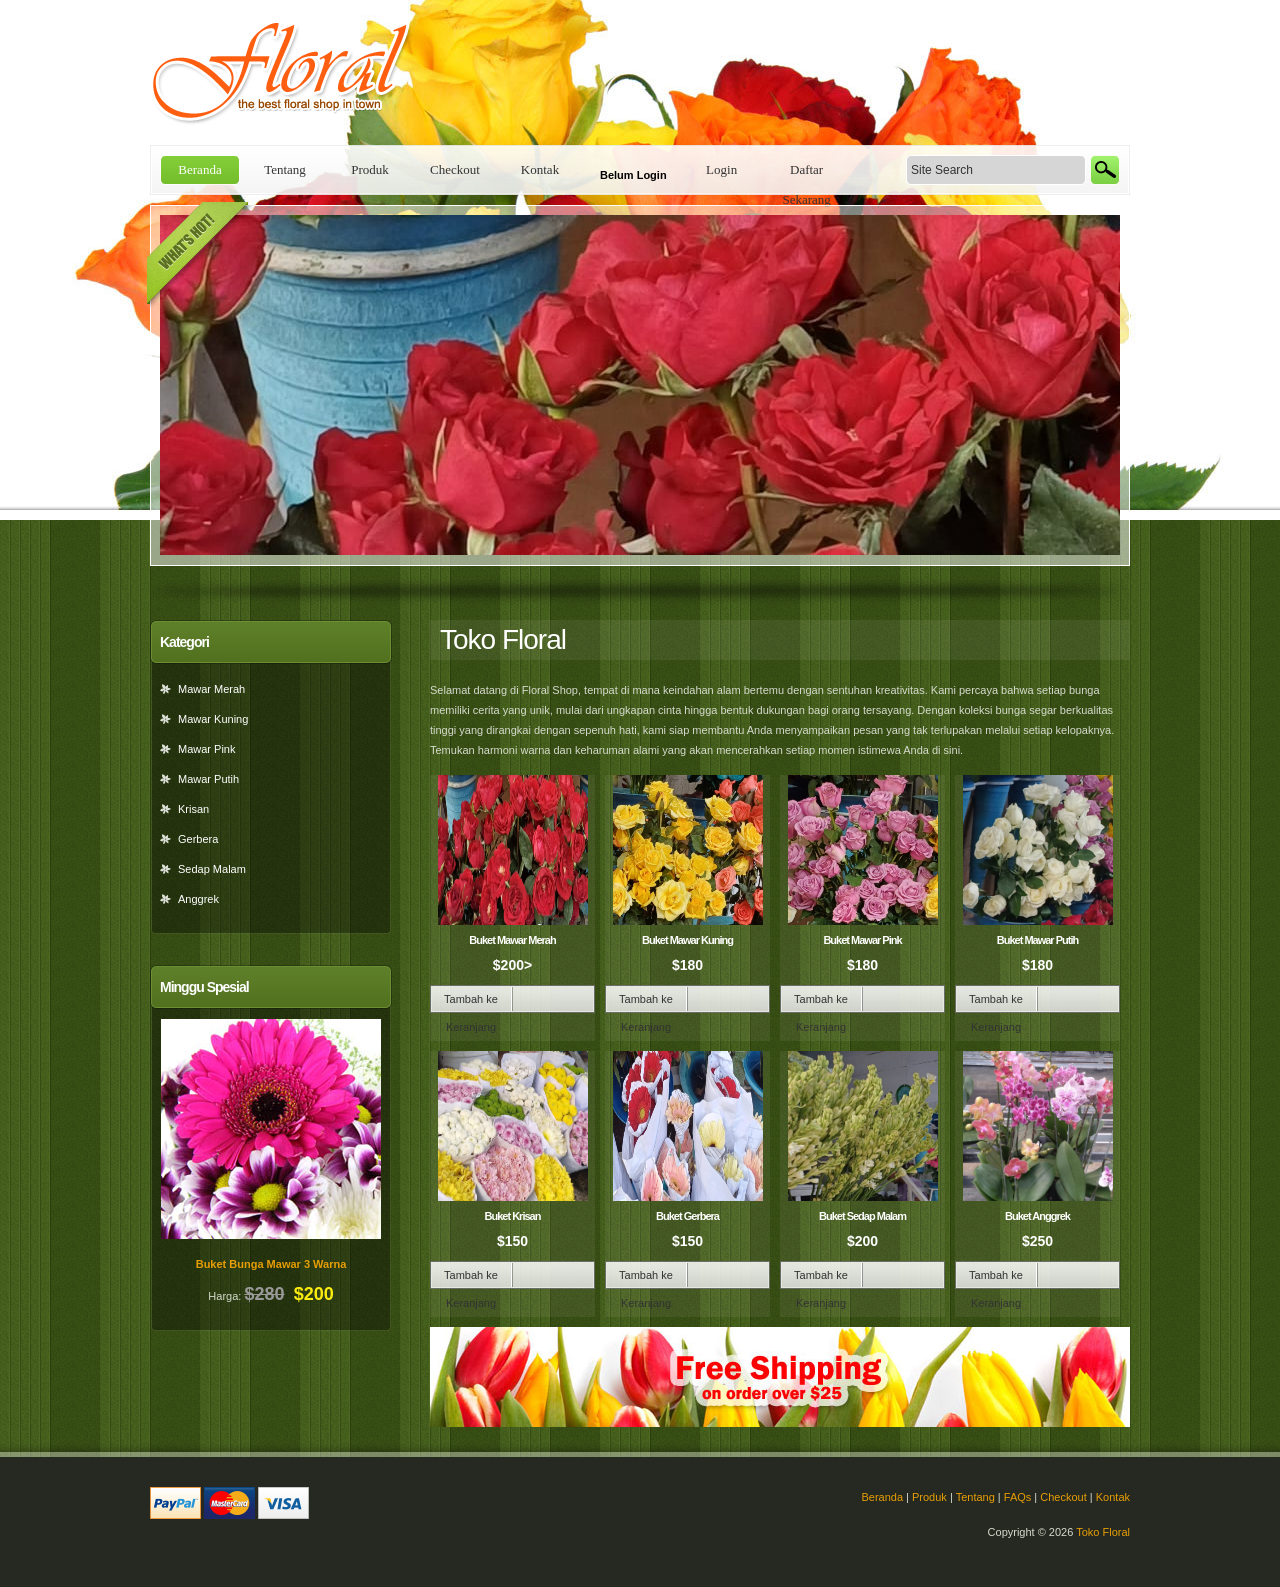
<file: index.html>
<!-- templatemo 385 floral shop -->
<!-- 
Floral Shop Template 
http://www.templatemo.com/preview/templatemo_385_floral_shop 
-->
<!DOCTYPE html PUBLIC "-//W3C//DTD XHTML 1.0 Transitional//EN" "http://www.w3.org/TR/xhtml1/DTD/xhtml1-transitional.dtd">
<html xmlns="http://www.w3.org/1999/xhtml">
<head>
<meta http-equiv="Content-Type" content="text/html; charset=utf-8" />
<title>Toko Floral</title>
<meta name="keywords" content="" />
<meta name="description" content="" />
<link href="templatemo_style.css" rel="stylesheet" type="text/css" />

<link rel="stylesheet" href="css/orman.css" type="text/css" media="screen" />
<link rel="stylesheet" href="css/nivo-slider.css" type="text/css" media="screen" />

<link rel="stylesheet" type="text/css" href="css/ddsmoothmenu.css" />

<script type="text/javascript" src="js/jquery.min.js"></script>
<script type="text/javascript" src="js/ddsmoothmenu.js">

/***********************************************
* Smooth Navigational Menu- (c) Dynamic Drive DHTML code library (www.dynamicdrive.com)
* This notice MUST stay intact for legal use
* Visit Dynamic Drive at http://www.dynamicdrive.com/ for full source code
***********************************************/

</script>

<script type="text/javascript">

ddsmoothmenu.init({
	mainmenuid: "templatemo_menu", //menu DIV id
	orientation: 'h', //Horizontal or vertical menu: Set to "h" or "v"
	classname: 'ddsmoothmenu', //class added to menu's outer DIV
	//customtheme: ["#1c5a80", "#18374a"],
	contentsource: "markup" //"markup" or ["container_id", "path_to_menu_file"]
})

function clearText(field)
{
    if (field.defaultValue == field.value) field.value = '';
    else if (field.value == '') field.value = field.defaultValue;
}

</script>

<link rel="stylesheet" href="css/slimbox2.css" type="text/css" media="screen" /> 
<script type="text/JavaScript" src="js/slimbox2.js"></script> 


</head>
	
<body>

<div id="templatemo_wrapper_h">
<div id="templatemo_header_wh">
	<div id="templatemo_header" class="header_home">
    	<div id="site_title"><a href="#">Toko Floral</a></div>
        <div id="templatemo_menu" class="ddsmoothmenu">
           <ul>
    <li><a href="index.html" class="selected">Beranda</a></li>
    <li><a href="about.html">Tentang</a></li>
    <li><a href="products.html">Produk</a></li> <li><a href="checkout.html">Checkout</a></li>
    <li><a href="contact.html">Kontak</a></li>
<li><span id="userInfo" style="color: #000000; font-weight: bold; padding: 10px 15px; display: inline-block;">Belum Login</span></li>
<li id="authArea"><a href="login/index.html" class="nav-cta">Login</a></li>
<li><a href="login/register.html" class="btn-register-utama">Daftar Sekarang</a></li>
</ul>
<script src="login/js/welcome.js"></script>
            <div id="templatemo_search">
                <form action="#" method="get">
                  	<input type="text" value="Site Search" name="keyword" id="keyword" title="keyword" 
                  			onfocus="clearText(this)" onblur="clearText(this)" class="txt_field" />
                  	<input type="submit" name="Search" value="" alt="Search" id="searchbutton" title="Search" class="sub_btn" />
                </form>
            </div>
            <br style="clear: left" />
        </div> <!-- end of templatemo_menu -->

        <div class="slider-wrapper theme-orman">
            <div class="ribbon"></div>
            <div id="slider" class="nivoSlider">
                <img src="images/WhatsApp Image 2026-04-20 at 08.11.40.jpeg" alt="slider image 1" style="width:100%; max-width:1100px height:350px; object-fit:cover; display:block; margin:0 auto" />
                <a href="#">
                	<img src="images/WhatsApp Image 2026-04-20 at 08.11.42.jpeg" alt="slider image 2" style="width:100%; max-width:1100px height:350px; object-fit:cover; display:block; margin:0 auto" />
                </a>
                <img src="images/WhatsApp Image 2026-04-20 at 08.11.43.jpeg" alt="slider image 3" style="width:100%; max-width:1100px height:350px; object-fit:cover; display:block; margin:0 auto" />
                <img src="images/WhatsApp_Image_2026-04-20_at_08.11.39[1].jpeg" alt="slider image 4" style="width:100%; max-width:1100px height:350px; object-fit:cover; display:block; margin:0 auto" />
                <img src="images/WhatsApp_Image_2026-04-20_at_08.11.39_(1)[1].jpeg" alt="slider image 5" style="width:100%; max-width:1100px height:350px; object-fit:cover; display:block; margin:0 auto" />
            </div>
            <div id="htmlcaption" class="nivo-html-caption">
                <strong>Example</strong> caption with <a href="http://dev7studios.com" rel="nofollow">a credit link</a> for <em>this slider</em>.
            </div>
        </div> 
		<script type="text/javascript" src="js/jquery-1.6.1.min.js"></script>
        <script type="text/javascript" src="js/jquery.nivo.slider.pack.js"></script>
        <script type="text/javascript">
        $(window).load(function() {
            $('#slider').nivoSlider({
				controlNav:false
			});
        });
        </script>
    </div> <!-- END of header -->
</div> <!-- END of header wrapper -->
<div id="templatemo_main_wrapper">
<div id="templatemo_main">
	<div id="sidebar" class="left">
    	<div class="sidebar_box"><span class="bottom"></span>
            <h3>Kategori</h3>   
            <div class="content"> 
                <ul class="sidebar_list">
                    <li><a href="#">Mawar Merah</a></li>
                    <li><a href="#">Mawar Kuning</a></li>
                    <li><a href="#">Mawar Pink</a></li>
                    <li><a href="#">Mawar Putih</a></li>
                    <li><a href="#">Krisan</a></li>
                    <li><a href="#">Gerbera</a></li>
                    <li><a href="#">Sedap Malam</a></li>
                    <li><a href="#">Anggrek</a></li>
                </ul>
            </div>
        </div>
        <div class="sidebar_box"><span class="bottom"></span>
            <h3>Minggu Spesial</h3>   
            <div class="content special"> 
                <img src="images/templatemo_image_01.jpg" alt="Flowers" />
                <a href="#">Buket Bunga Mawar 3 Warna</a>
                <p>
                	Harga:
                    <span class="price normal_price">$280</span>&nbsp;&nbsp;
                    <span class="price special_price">$200</span>
                </p>
            </div>
        </div>
    </div>
    
    <div id="content" class="right">
		<h2>Toko Floral</h2>
		<p>Selamat datang di Floral Shop, tempat di mana keindahan alam bertemu dengan sentuhan kreativitas. Kami percaya bahwa setiap bunga memiliki cerita yang unik, mulai dari ungkapan cinta hingga bentuk dukungan bagi orang tersayang. Dengan koleksi bunga segar berkualitas tinggi yang dirangkai dengan sepenuh hati, kami siap membantu Anda menyampaikan pesan yang tak terlupakan melalui setiap kelopaknya. Temukan harmoni warna dan keharuman alami yang akan mencerahkan setiap momen istimewa Anda di sini.</p>
        
        <div class="product_box">
            <a href="productdetail.html"><img src="images/WhatsApp Image 2026-04-20 at 08.11.40.jpeg" alt="floral set 1" width="150" height="150" /></a>
      		<h3>Buket Mawar Merah</h3>
            <p class="product_price">$200></p>
            <p class="add_to_cart">
                <a href="shoppingcart.html">Tambah ke Keranjang</a>
            </p>
        </div>        	
        <div class="product_box">
            <a href="productdetail.html"><img src="images/WhatsApp_Image_2026-04-20_at_08.11.39_(1)[1].jpeg" alt="flowers 2" width="150" height="150" /></a>
            <h3>Buket Mawar Kuning</h3>
          	<p class="product_price">$180</p>
            <p class="add_to_cart">
                <a href="shoppingcart.html">Tambah ke Keranjang</a>
            </p>
        </div>        	
        <div class="product_box">
            <a href="productdetail.html"><img src="images/WhatsApp Image 2026-04-20 at 08.11.39.jpeg" alt="floral 3" width="150" height="150" /></a>
            <h3>Buket Mawar Pink</h3>
          <p class="product_price">$180</p>
            <p class="add_to_cart">
                <a href="shoppingcart.html">Tambah ke Keranjang</a>
            </p>
        </div>      	
        <div class="product_box no_margin_right">
            <a href="productdetail.html"><img src="images/WhatsApp Image 2026-04-20 at 08.11.42 (1).jpeg" alt="flowers 4" width="150" height="150" /></a>
            <h3>Buket Mawar Putih</h3>
            <p class="product_price">$180</p>
            <p class="add_to_cart">
                <a href="shoppingcart.html">Tambah ke Keranjang</a>
            </p>
        </div>
        
        <div class="product_box">
            <a href="productdetail.html"><img src="images/WhatsApp Image 2026-04-20 at 08.11.42.jpeg" alt="floral set 5" width="150" height="150" /></a>
            <h3>Buket Krisan</h3>
          	<p class="product_price">$150</p>
            <p class="add_to_cart">
                <a href="shoppingcart.html">Tambah ke Keranjang</a>
            </p>
        </div>        	
        <div class="product_box">
            <a href="productdetail.html"><img src="images/WhatsApp_Image_2026-04-20_at_08.11.39[1].jpeg" alt="flowers 6" width="150" height="150" /></a>
            <h3>Buket Gerbera</h3>
            <p class="product_price">$150</p>
            <p class="add_to_cart">
                <a href="shoppingcart.html">Tambah ke Keranjang</a>
            </p>
        </div>        	
        <div class="product_box">
            <a href="productdetail.html"><img src="images/WhatsApp Image 2026-04-20 at 08.11.41.jpeg" alt="flowers 7" width="150" height="150" /></a>
            <h3>Buket Sedap Malam</h3>
            <p class="product_price">$200</p>
            <p class="add_to_cart">
                <a href="shoppingcart.html">Tambah ke Keranjang</a>
            </p>
        </div>        	
        <div class="product_box no_margin_right">
            <a href="productdetail.html"><img src="images/WhatsApp Image 2026-05-11 at 08.25.14.jpeg" alt="floral 8" width="150" height="150" /></a>
            <h3>Buket Anggrek</h3>
            <p class="product_price">$250</p>
            <p class="add_to_cart">
                <a href="shoppingcart.html">Tambah ke Keranjang</a>
            </p>
        </div>
        
        <div class="blank_box">
        	<a href="#"><img src="images/free_shipping.jpg" alt="Free Shipping" /></a>
        </div>    
    </div>
    <div class="cleaner"></div>
</div> <!-- END of main -->
</div> <!-- END of main wrapper -->

<div id="templatemo_footer_wrapper">
<div id="templatemo_footer">
	<div class="footer_left">
    	<a href="#"><img src="images/1311260370_paypal-straight.png" alt="Paypal" /></a>
        <a href="#"><img src="images/1311260374_mastercard-straight.png" alt="Master" /></a>
        <a href="#"><img src="images/1311260374_visa-straight.png" alt="Visa" /></a>
    </div>
	<div class="footer_right">
		<p><a href="index.html">Beranda</a> | <a href="products.html">Produk</a> | <a href="about.html">Tentang</a> | <a href="faqs.html">FAQs</a> | <a href="checkout.html">Checkout</a> | <a href="contact.html">Kontak</a></p>
        <p>Copyright © 2026 <a href="#">Toko Floral</a></p>
	</div>
    <div class="cleaner"></div>
</div> <!-- END of footer -->
</div> <!-- END of footer wrapper -->
</div>
</body>
</html>
</file>
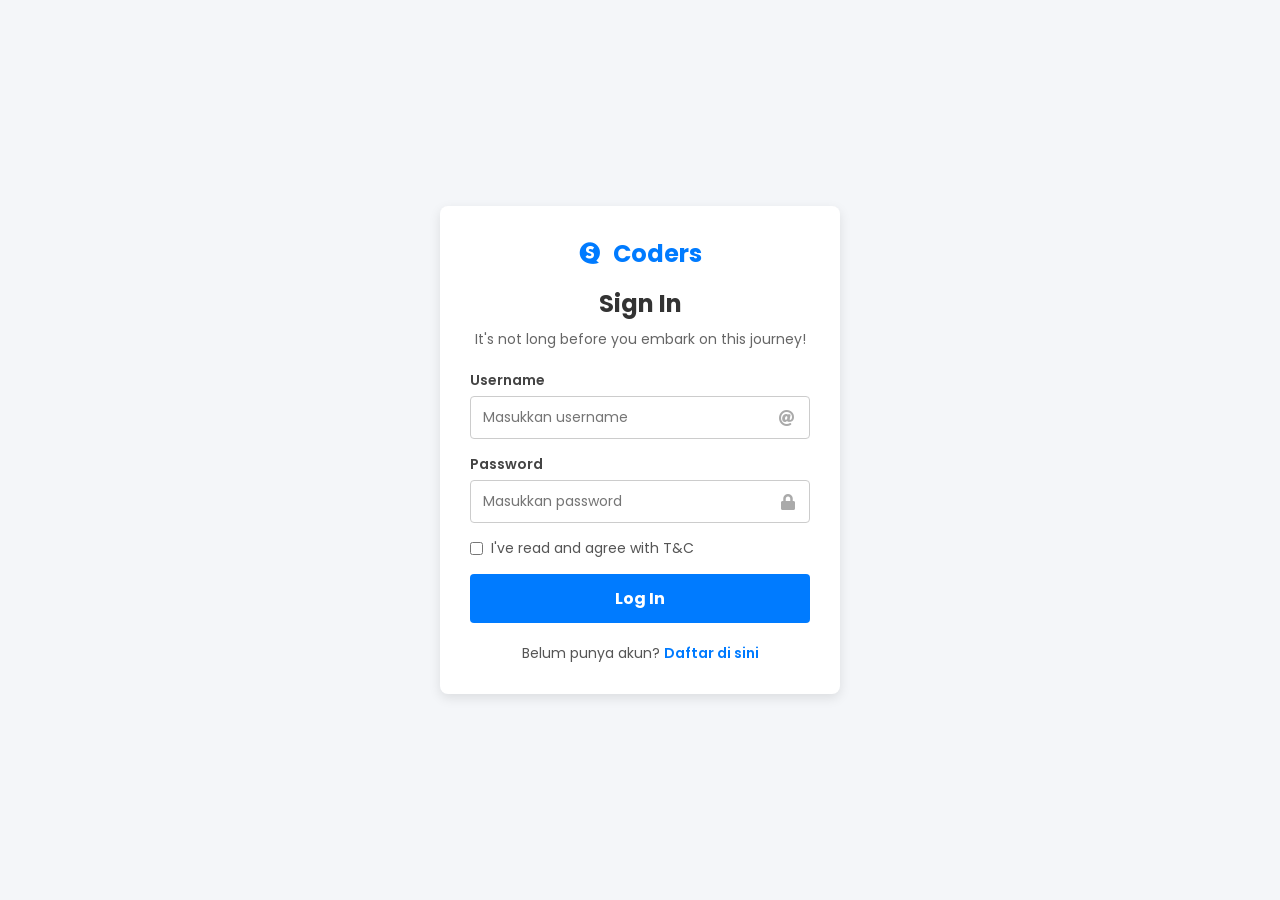
<file: login/index.html>
<!DOCTYPE html>
<html lang="en">

<head>
    <meta charset="UTF-8">
    <meta http-equiv="X-UA-Compatible" content="IE=edge">
    <meta name="viewport" content="width=device-width, initial-scale=1.0">

    <!-- link css  -->
    <link rel="stylesheet" href="./style.css">

    <!-- icons  -->
    <link rel="stylesheet" href="https://use.fontawesome.com/releases/v5.15.4/css/all.css"
        integrity="sha384-DyZ88mC6Up2uqS4h/KRgHuoeGwBcD4Ng9SiP4dIRy0EXTlnuz47vAwmeGwVChigm" crossorigin="anonymous">

    <title>Login with us</title>
</head>

<body>
 <div class="login-container">
        <div class="login-wrapper">
            <div class="login-text">
                <div class="logo">
                    <span><i class="fab fa-speakap"></i></span>
                    <span>Coders</span>
                </div>
                <h1>Sign In</h1>
                <p>It's not long before you embark on this journey!</p>

                <form id="loginForm">
                    <div class="input-box">
                        <span class="label">Username</span>
                        <div class="input-field-wrapper">
                            <input type="text" id="username" placeholder="Masukkan username" required>
                            <i class="fas fa-at"></i>
                        </div>
                    </div>
                    
                    <div class="input-box">
                        <span class="label">Password</span>
                        <div class="input-field-wrapper">
                            <input type="password" id="password" placeholder="Masukkan password" required>
                            <i class="fas fa-lock"></i>
                        </div>
                    </div>

                    <div class="check">
                        <input type="checkbox" id="rememberMe">
                        <label for="rememberMe">I've read and agree with T&C</label>
                    </div>

                    <button class="btn" type="submit">Log In</button>
                    
                    <div class="extra-line">
                        <span>Belum punya akun?</span>
                        <a href="register.html">Daftar di sini</a>
                    </div>
                    
                    <div id="alertBox" class="alert" style="display:none;"></div>
                </form>
            </div>
        </div>
    </div>
<script src="js/login.js"></script>
</body>
</html>
</file>
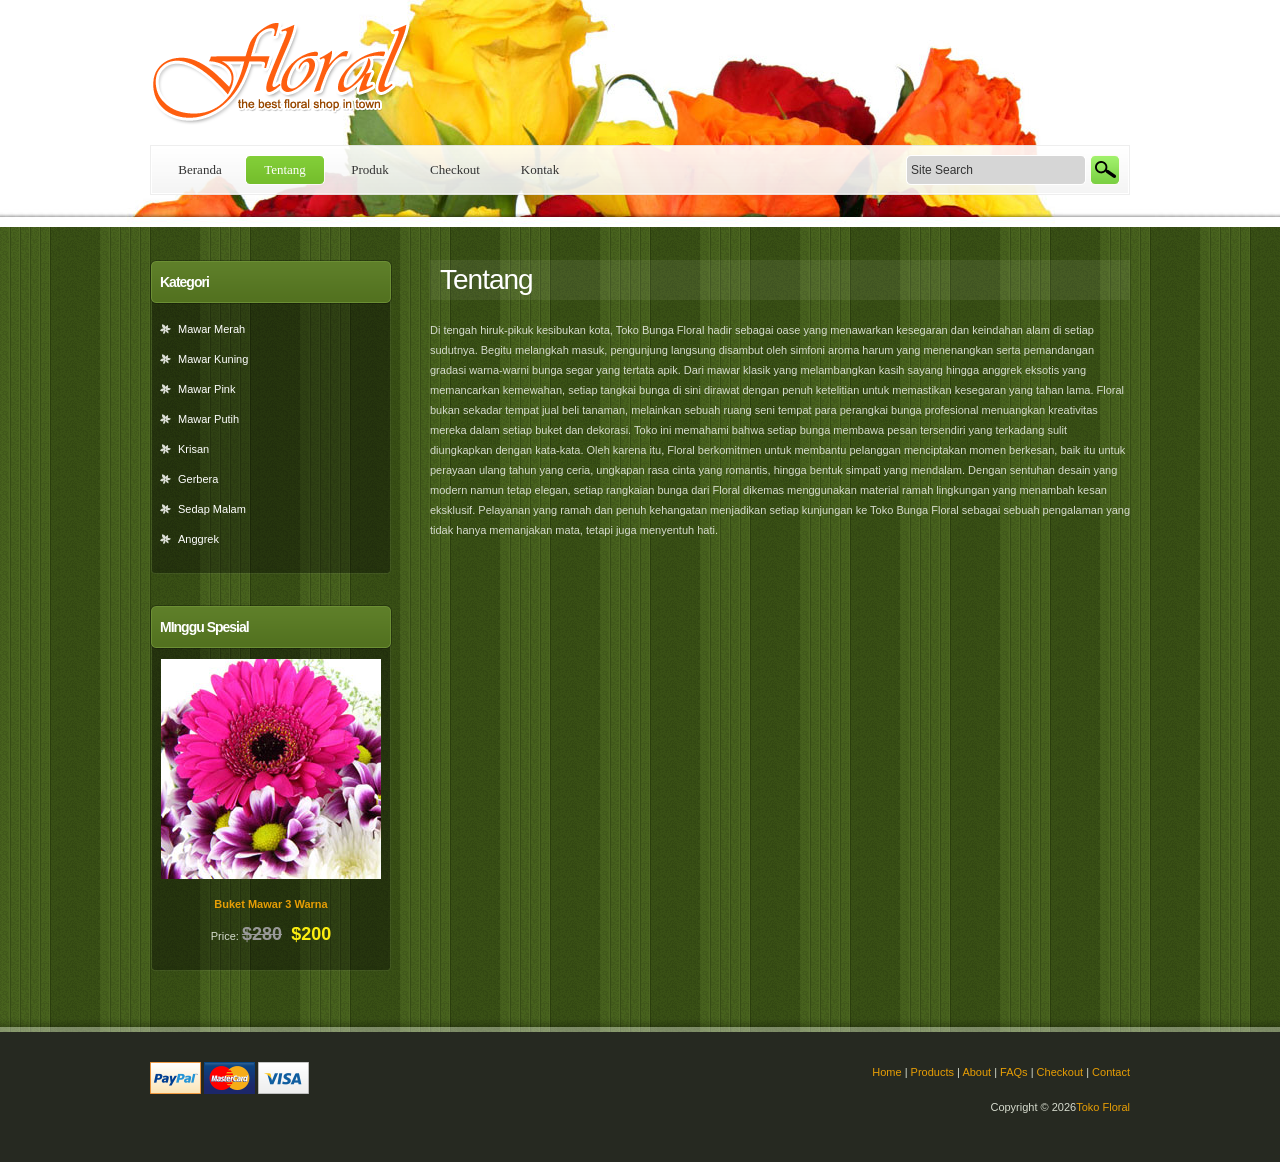
<file: about.html>
<!-- templatemo 385 floral shop -->
<!-- 
Floral Shop Template 
http://www.templatemo.com/preview/templatemo_385_floral_shop 
-->
<!DOCTYPE html PUBLIC "-//W3C//DTD XHTML 1.0 Transitional//EN" "http://www.w3.org/TR/xhtml1/DTD/xhtml1-transitional.dtd">
<html xmlns="http://www.w3.org/1999/xhtml">
<head>
<meta http-equiv="Content-Type" content="text/html; charset=utf-8" />
<title>Tentang - Floral </title>
<meta name="keywords" content="" />
<meta name="description" content="" />
<link href="templatemo_style.css" rel="stylesheet" type="text/css" />

<link rel="stylesheet" href="css/orman.css" type="text/css" media="screen" />
<link rel="stylesheet" href="css/nivo-slider.css" type="text/css" media="screen" />

<link rel="stylesheet" type="text/css" href="css/ddsmoothmenu.css" />

<script type="text/javascript" src="js/jquery.min.js"></script>
<script type="text/javascript" src="js/ddsmoothmenu.js">

/***********************************************
* Smooth Navigational Menu- (c) Dynamic Drive DHTML code library (www.dynamicdrive.com)
* This notice MUST stay intact for legal use
* Visit Dynamic Drive at http://www.dynamicdrive.com/ for full source code
***********************************************/

</script>

<script type="text/javascript">

ddsmoothmenu.init({
	mainmenuid: "templatemo_menu", //menu DIV id
	orientation: 'h', //Horizontal or vertical menu: Set to "h" or "v"
	classname: 'ddsmoothmenu', //class added to menu's outer DIV
	//customtheme: ["#1c5a80", "#18374a"],
	contentsource: "markup" //"markup" or ["container_id", "path_to_menu_file"]
})

function clearText(field)
{
    if (field.defaultValue == field.value) field.value = '';
    else if (field.value == '') field.value = field.defaultValue;
}

</script>

</head>

<body>

<div id="templatemo_wrapper_sp">
<div id="templatemo_header_wsp">
	<div id="templatemo_header" class="header_subpage">
    	<div id="site_title"><a href="#">Toko Floral</a></div>
        <div id="templatemo_menu" class="ddsmoothmenu">
            <ul>
                <li><a href="index.html">Beranda</a></li>
                <li><a href="about.html" class="selected">Tentang</a></li>
                <li><a href="products.html">Produk</a></li>
                <li><a href="checkout.html">Checkout</a></li>
                <li><a href="contact.html">Kontak</a></li>
               
            </ul>
            <div id="templatemo_search">
                <form action="#" method="get">
                  	<input type="text" value="Site Search" name="keyword" id="keyword" title="keyword" 
                  			onfocus="clearText(this)" onblur="clearText(this)" class="txt_field" />
                  	<input type="submit" name="Search" value="" alt="Search" id="searchbutton" title="Search" class="sub_btn" />
                </form>
            </div>
            <br style="clear: left" />
        </div> <!-- end of templatemo_menu -->

    </div> <!-- END of header -->
</div> <!-- END of header wrapper -->
<div id="templatemo_main_wrapper">
<div id="templatemo_main">
	<div id="sidebar" class="left">
    	<div class="sidebar_box"><span class="bottom"></span>
            <h3>Kategori</h3>   
            <div class="content"> 
                <ul class="sidebar_list">
                    <li><a href="#">Mawar Merah</a></li>
                    <li><a href="#">Mawar Kuning</a></li>
                    <li><a href="#">Mawar Pink</a></li>
                    <li><a href="#">Mawar Putih</a></li>
                    <li><a href="#">Krisan</a></li>
                    <li><a href="#">Gerbera</a></li>
                    <li><a href="#">Sedap Malam</a></li>
                    <li><a href="#">Anggrek</a></li>
                </ul>
            </div>
        </div>
        <div class="sidebar_box"><span class="bottom"></span>
            <h3>MInggu Spesial</h3>   
            <div class="content special"> 
                <img src="images/templatemo_image_01.jpg" alt="Flowers" />
                <a href="#">Buket Mawar 3 Warna</a>
                <p>
                	Price:
                    <span class="price normal_price">$280</span>&nbsp;&nbsp;
                    <span class="price special_price">$200</span>
                </p>
            </div>
        </div>
    </div>
    
    <div id="content" class="right">
		<h2>Tentang</h2>
        <p>Di tengah hiruk-pikuk kesibukan kota, Toko Bunga Floral hadir sebagai oase yang menawarkan kesegaran dan keindahan alam di setiap sudutnya. Begitu melangkah masuk, pengunjung langsung disambut oleh simfoni aroma harum yang menenangkan serta pemandangan gradasi warna-warni bunga segar yang tertata apik. Dari mawar klasik yang melambangkan kasih sayang hingga anggrek eksotis yang memancarkan kemewahan, setiap tangkai bunga di sini dirawat dengan penuh ketelitian untuk memastikan kesegaran yang tahan lama. Floral bukan sekadar tempat jual beli tanaman, melainkan sebuah ruang seni tempat para perangkai bunga profesional menuangkan kreativitas mereka dalam setiap buket dan dekorasi.

        Toko ini memahami bahwa setiap bunga membawa pesan tersendiri yang terkadang sulit diungkapkan dengan kata-kata. Oleh karena itu, Floral berkomitmen untuk membantu pelanggan menciptakan momen berkesan, baik itu untuk perayaan ulang tahun yang ceria, ungkapan rasa cinta yang romantis, hingga bentuk simpati yang mendalam. Dengan sentuhan desain yang modern namun tetap elegan, setiap rangkaian bunga dari Floral dikemas menggunakan material ramah lingkungan yang menambah kesan eksklusif. Pelayanan yang ramah dan penuh kehangatan menjadikan setiap kunjungan ke Toko Bunga Floral sebagai sebuah pengalaman yang tidak hanya memanjakan mata, tetapi juga menyentuh hati.</p>
    </div>
    <div class="cleaner"></div>
</div> <!-- END of main -->
</div> <!-- END of main wrapper -->

<div id="templatemo_footer_wrapper">
<div id="templatemo_footer">
	<div class="footer_left">
    	<a href="#"><img src="images/1311260370_paypal-straight.png" alt="Paypal" /></a>
        <a href="#"><img src="images/1311260374_mastercard-straight.png" alt="Master" /></a>
        <a href="#"><img src="images/1311260374_visa-straight.png" alt="Visa" /></a>
    </div>
	<div class="footer_right">
		<p><a href="index.html">Home</a> | <a href="products.html">Products</a> | <a href="about.html">About</a> | <a href="faqs.html">FAQs</a> | <a href="checkout.html">Checkout</a> | <a href="contact.html">Contact</a></p>
        <p>Copyright © 2026<a href="#">Toko Floral</a></p>
	</div>
    <div class="cleaner"></div>
</div> <!-- END of footer -->
</div> <!-- END of footer wrapper -->
</div>

</body>
</html>
</file>
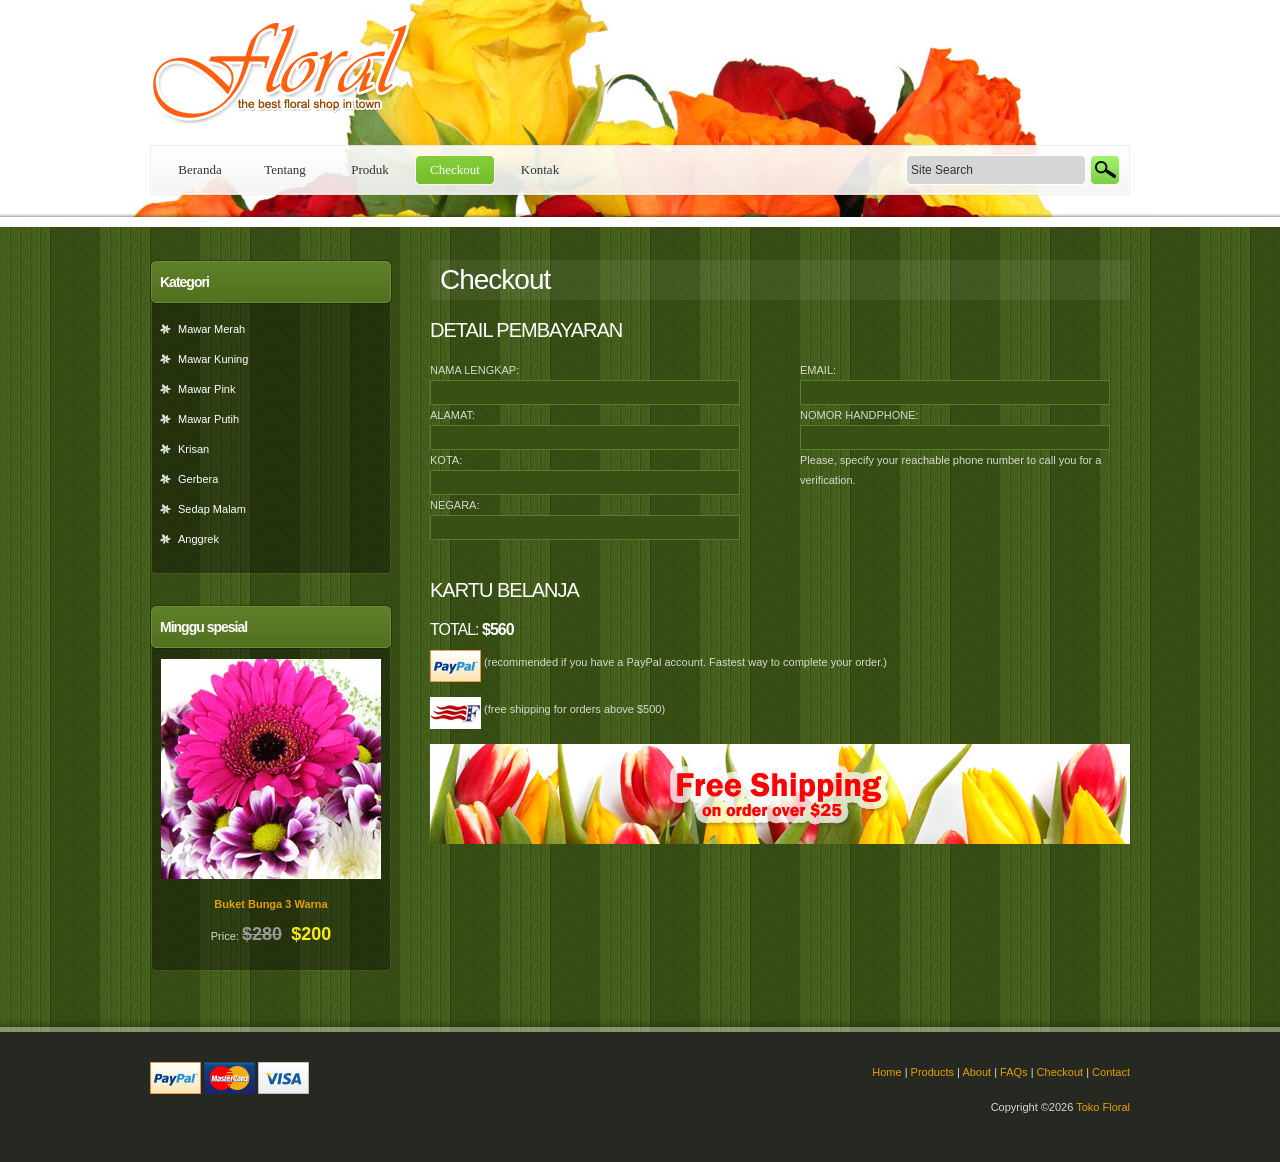
<file: checkout.html>
<!-- templatemo 385 floral shop -->
<!-- 
Floral Shop Template 
http://www.templatemo.com/preview/templatemo_385_floral_shop 
-->
<!DOCTYPE html PUBLIC "-//W3C//DTD XHTML 1.0 Transitional//EN" "http://www.w3.org/TR/xhtml1/DTD/xhtml1-transitional.dtd">
<html xmlns="http://www.w3.org/1999/xhtml">
<head>
<meta http-equiv="Content-Type" content="text/html; charset=utf-8" />
<title>Check Out - Floral</title>
<meta name="keywords" content="" />
<meta name="description" content="" />
<link href="templatemo_style.css" rel="stylesheet" type="text/css" />

<link rel="stylesheet" href="css/orman.css" type="text/css" media="screen" />
<link rel="stylesheet" href="css/nivo-slider.css" type="text/css" media="screen" />

<link rel="stylesheet" type="text/css" href="css/ddsmoothmenu.css" />

<script type="text/javascript" src="js/jquery.min.js"></script>
<script type="text/javascript" src="js/ddsmoothmenu.js">

/***********************************************
* Smooth Navigational Menu- (c) Dynamic Drive DHTML code library (www.dynamicdrive.com)
* This notice MUST stay intact for legal use
* Visit Dynamic Drive at http://www.dynamicdrive.com/ for full source code
***********************************************/

</script>

<script type="text/javascript">

ddsmoothmenu.init({
	mainmenuid: "templatemo_menu", //menu DIV id
	orientation: 'h', //Horizontal or vertical menu: Set to "h" or "v"
	classname: 'ddsmoothmenu', //class added to menu's outer DIV
	//customtheme: ["#1c5a80", "#18374a"],
	contentsource: "markup" //"markup" or ["container_id", "path_to_menu_file"]
})

function clearText(field)
{
    if (field.defaultValue == field.value) field.value = '';
    else if (field.value == '') field.value = field.defaultValue;
}

</script>

</head>

<body>

<div id="templatemo_wrapper_sp">
<div id="templatemo_header_wsp">
	<div id="templatemo_header" class="header_subpage">
    	<div id="site_title"><a href="#">Toko Floral</a></div>
        <div id="templatemo_menu" class="ddsmoothmenu">
            <ul>
                <li><a href="index.html">Beranda</a></li>
                <li><a href="about.html">Tentang</a></li>
                <li><a href="products.html">Produk</a></li>
                <li><a href="checkout.html" class="selected">Checkout</a></li>
                <li><a href="contact.html">Kontak</a></li>
               
            </ul>
            <div id="templatemo_search">
                <form action="#" method="get">
                  	<input type="text" value="Site Search" name="keyword" id="keyword" title="keyword" 
                  			onfocus="clearText(this)" onblur="clearText(this)" class="txt_field" />
                  	<input type="submit" name="Search" value="" alt="Search" id="searchbutton" title="Search" class="sub_btn" />
                </form>
            </div>
            <br style="clear: left" />
        </div> <!-- end of templatemo_menu -->

    </div> <!-- END of header -->
</div> <!-- END of header wrapper -->
<div id="templatemo_main_wrapper">
<div id="templatemo_main">
	<div id="sidebar" class="left">
    	<div class="sidebar_box"><span class="bottom"></span>
            <h3>Kategori</h3>   
             <div class="content"> 
                <ul class="sidebar_list">
                    <li><a href="#">Mawar Merah</a></li>
                    <li><a href="#">Mawar Kuning</a></li>
                    <li><a href="#">Mawar Pink</a></li>
                    <li><a href="#">Mawar Putih</a></li>
                    <li><a href="#">Krisan</a></li>
                    <li><a href="#">Gerbera</a></li>
                    <li><a href="#">Sedap Malam</a></li>
                    <li><a href="#">Anggrek</a></li>
                </ul>
            </div>
        </div>
        <div class="sidebar_box"><span class="bottom"></span>
            <h3>Minggu spesial</h3>   
            <div class="content special"> 
                <img src="images/templatemo_image_01.jpg" alt="Flowers" />
                <a href="#">Buket Bunga 3 Warna</a>
                <p>
                	Price:
                    <span class="price normal_price">$280</span>&nbsp;&nbsp;
                    <span class="price special_price">$200</span>
                </p>
            </div>
        </div>
    </div>
    
    <div id="content" class="right">
    	<h2>Checkout</h2>
        
		<h3>DETAIL PEMBAYARAN</h3>
        
            <div class="content_half left form_field">
				NAMA LENGKAP:
                <input name="fullname" type="text" id="fullname" maxlength="40" />
                ALAMAT:
      			<input name="address" type="text" id="address" maxlength="40" />
                KOTA:
                <input name="city" type="text" id="city" maxlength="40" />
                NEGARA:
                <input name="country" type="text" id="country" maxlength="40" />
            </div>
            
            <div class="content_half right form_field">
            	EMAIL:
			  <input name="email" type="text" id="email" maxlength="40" />
                NOMOR HANDPHONE:<br />
                <input name="phone" type="text" id="phone" maxlength="40" />
                <span>Please, specify your reachable phone number to call you for a verification.</span>
            </div>
            
            <div class="cleaner h40"></div>
            
            <h3>KARTU BELANJA</h3>
            <h4>TOTAL: <strong>$560</strong></h4>
            <p><a href="#"><img src="images/1311260370_paypal-straight.png" alt="paypal" align="middle" /></a>&nbsp;(recommended if you have a PayPal account. Fastest way to complete your order.)</p>
            <p><a href="#"><img src="images/flagship.jpg" alt="Flagship" align="middle" /></a>&nbsp;(free shipping for orders above $500)</p>
            <div class="blank_box">
        	<a href="#"><img src="images/free_shipping.jpg" alt="Free Shipping" /></a>
        	</div>    
        
    </div>
    
    <div class="cleaner"></div>
</div> <!-- END of main -->
</div> <!-- END of main wrapper -->

<div id="templatemo_footer_wrapper">
<div id="templatemo_footer">
	<div class="footer_left">
    	<a href="#"><img src="images/1311260370_paypal-straight.png" alt="Paypal" /></a>
        <a href="#"><img src="images/1311260374_mastercard-straight.png" alt="Master" /></a>
        <a href="#"><img src="images/1311260374_visa-straight.png" alt="Visa" /></a>
    </div>
	<div class="footer_right">
		<p><a href="index.html">Home</a> | <a href="products.html">Products</a> | <a href="about.html">About</a> | <a href="faqs.html">FAQs</a> | <a href="checkout.html">Checkout</a> | <a href="contact.html">Contact</a></p>
        <p>Copyright ©2026 <a href="#">Toko Floral</a></p>
	</div>
    <div class="cleaner"></div>
</div> <!-- END of footer -->
</div> <!-- END of footer wrapper -->
</div>

</body>
</html>
</file>
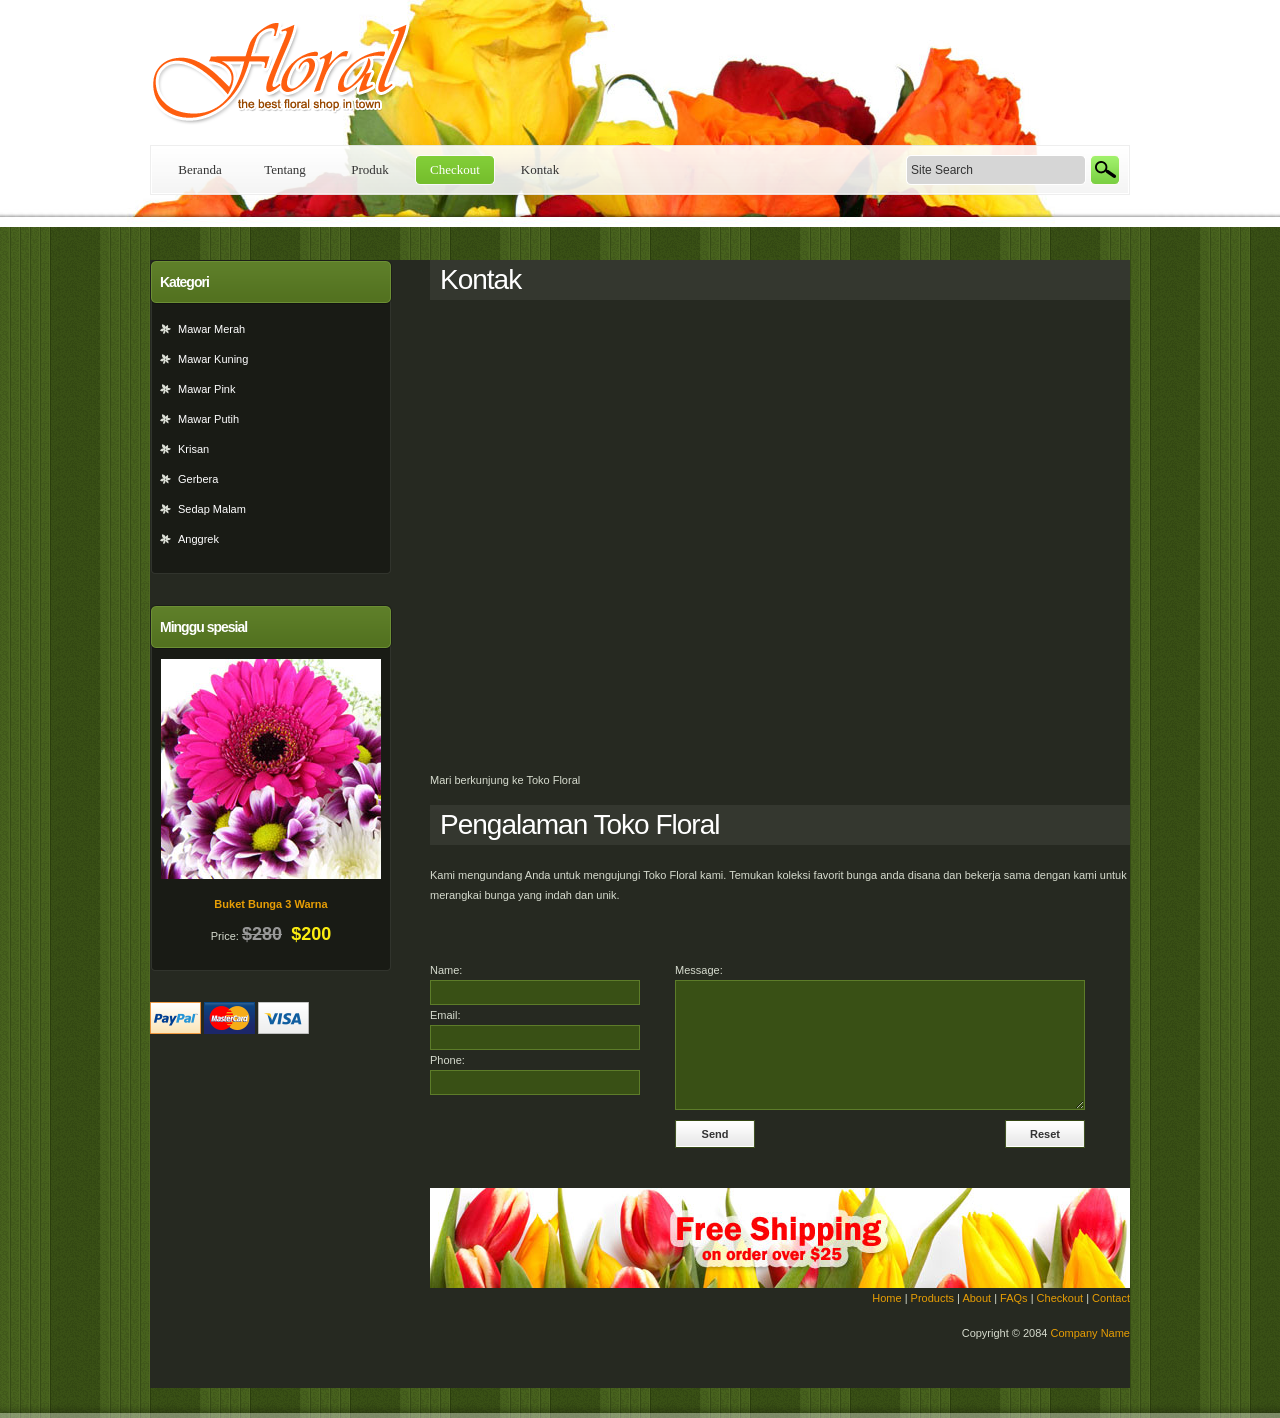
<file: contact.html>
<!-- templatemo 385 floral shop -->
<!-- 
Floral Shop Template 
http://www.templatemo.com/preview/templatemo_385_floral_shop 
-->
<!DOCTYPE html PUBLIC "-//W3C//DTD XHTML 1.0 Transitional//EN" "http://www.w3.org/TR/xhtml1/DTD/xhtml1-transitional.dtd">
<html xmlns="http://www.w3.org/1999/xhtml">
<head>
<meta http-equiv="Content-Type" content="text/html; charset=utf-8" />
<title>Contact - Floral Template</title>
<meta name="keywords" content="" />
<meta name="description" content="" />
<link href="templatemo_style.css" rel="stylesheet" type="text/css" />

<link rel="stylesheet" href="css/orman.css" type="text/css" media="screen" />
<link rel="stylesheet" href="css/nivo-slider.css" type="text/css" media="screen" />

<link rel="stylesheet" type="text/css" href="css/ddsmoothmenu.css" />

<script type="text/javascript" src="js/jquery.min.js"></script>
<script type="text/javascript" src="js/ddsmoothmenu.js">

/***********************************************
* Smooth Navigational Menu- (c) Dynamic Drive DHTML code library (www.dynamicdrive.com)
* This notice MUST stay intact for legal use
* Visit Dynamic Drive at http://www.dynamicdrive.com/ for full source code
***********************************************/

</script>

<script type="text/javascript">

ddsmoothmenu.init({
	mainmenuid: "templatemo_menu", //menu DIV id
	orientation: 'h', //Horizontal or vertical menu: Set to "h" or "v"
	classname: 'ddsmoothmenu', //class added to menu's outer DIV
	//customtheme: ["#1c5a80", "#18374a"],
	contentsource: "markup" //"markup" or ["container_id", "path_to_menu_file"]
})

function clearText(field)
{
    if (field.defaultValue == field.value) field.value = '';
    else if (field.value == '') field.value = field.defaultValue;
}

</script>


</head>

<body>

<div id="templatemo_wrapper_sp">
<div id="templatemo_header_wsp">
	<div id="templatemo_header" class="header_subpage">
    	<div id="site_title"><a href="#">Toko Floral</a></div>
        <div id="templatemo_menu" class="ddsmoothmenu">
            <ul>
                <li><a href="index.html">Beranda</a></li>
                <li><a href="about.html">Tentang</a></li>
                <li><a href="products.html">Produk</a></li>
                <li><a href="checkout.html" class="selected">Checkout</a></li>
                <li><a href="contact.html">Kontak</a></li>
               
            </ul>
            <div id="templatemo_search">
                <form action="#" method="get">
                  	<input type="text" value="Site Search" name="keyword" id="keyword" title="keyword" 
                  			onfocus="clearText(this)" onblur="clearText(this)" class="txt_field" />
                  	<input type="submit" name="Search" value="" alt="Search" id="searchbutton" title="Search" class="sub_btn" />
                </form>
            </div>
            <br style="clear: left" />
        </div> <!-- end of templatemo_menu -->

    </div> <!-- END of header -->
</div> <!-- END of header wrapper -->
<div id="templatemo_main_wrapper">
<div id="templatemo_main">
	<div id="sidebar" class="left">
    	<div class="sidebar_box"><span class="bottom"></span>
            <h3>Kategori</h3>   
             <div class="content"> 
                <ul class="sidebar_list">
                    <li><a href="#">Mawar Merah</a></li>
                    <li><a href="#">Mawar Kuning</a></li>
                    <li><a href="#">Mawar Pink</a></li>
                    <li><a href="#">Mawar Putih</a></li>
                    <li><a href="#">Krisan</a></li>
                    <li><a href="#">Gerbera</a></li>
                    <li><a href="#">Sedap Malam</a></li>
                    <li><a href="#">Anggrek</a></li>
                </ul>
            </div>
        </div>
        <div class="sidebar_box"><span class="bottom"></span>
            <h3>Minggu spesial</h3>   
            <div class="content special"> 
                <img src="images/templatemo_image_01.jpg" alt="Flowers" />
                <a href="#">Buket Bunga 3 Warna</a>
                <p>
                	Price:
                    <span class="price normal_price">$280</span>&nbsp;&nbsp;
                    <span class="price special_price">$200</span>
                </p>
            </div>
        </div>
    </div>
    
    <div id="content" class="right">
		<h2>Kontak</h2>
       <!-- Kontak -->
		<section class="kontak" id="kontak">
        <div class="container">
			<iframe src="https://www.google.com/maps/embed?pb=!1m18!1m12!1m3!1d3952.8996821581495!2d110.39281007588657!3d-7.800444677432675!2m3!1f0!2f0!3f0!3m2!1i1024!2i768!4f13.1!3m3!1m2!1s0x2e7a57669d43fe55%3A0x75fae1bb400d4da5!2sSMA%20Negeri%208%20Yogyakarta!5e0!3m2!1sid!2sid!4v1779671108076!5m2!1sid!2sid" width="600" height="450" style="border:0;" allowfullscreen="" loading="lazy" referrerpolicy="no-referrer-when-downgrade"></iframe>
<div class="kontak-grid"> 
	<div class="Kontak">
		<p class="text-label">Mari berkunjung ke Toko Floral</p>
		<h2 class="heading-display kontak-title">
			Pengalaman Toko Floral
		</h2>
		<p class="text-body kontak-text">
			Kami mengundang Anda untuk mengujungi Toko Floral kami. Temukan koleksi favorit bunga anda disana dan bekerja sama dengan kami untuk merangkai bunga yang indah dan unik.
		</p>
			
        </div>
        <div class="cleaner h40"></div>
        <div id="contact_form">
           <form method="post" name="contact" action="#">
           		<div class="col col13">
                
                    <label for="name">Name:</label> 
              		<input name="name" type="text" class="input_field" id="name" maxlength="40" />
                	<div class="cleaner h10"></div>
                    <label for="email">Email:</label> 
          			<input name="email" type="text" class="required input_field" id="email" maxlength="40" />
                	<div class="cleaner h10"></div>
                    <label for="phone">Phone:</label> 
        			<input name="phone" type="text" class="input_field" id="phone" maxlength="20" />
                	<div class="cleaner h10"></div>
                	
                
			 	</div>
                
                <div class="col col23 no_margin_right">
                    <label for="message">Message:</label> 
               	  	<textarea id="message" name="message" rows="0" cols="0" class="required"></textarea>
                    <div class="cleaner h10"></div>
                    <input type="submit" class="submit_btn left" name="submit" id="submit" value="Send" />
                    <input type="reset" class="submit_btn submit_right" name="reset" id="reset" value="Reset" />
				</div>
                
                
            </form>
        </div>
        <div class="cleaner h40"></div>        
        <div class="blank_box">
        	<a href="#"><img src="images/free_shipping.jpg" alt="Free Shipping" /></a>
        </div>  
        <div class="cleaner"></div>  
    </div>
    <div class="cleaner"></div>
</div> <!-- END of main -->
</div> <!-- END of main wrapper -->

<div id="templatemo_footer_wrapper">
<div id="templatemo_footer">
	<div class="footer_left">
    	<a href="#"><img src="images/1311260370_paypal-straight.png" alt="Paypal" /></a>
        <a href="#"><img src="images/1311260374_mastercard-straight.png" alt="Master" /></a>
        <a href="#"><img src="images/1311260374_visa-straight.png" alt="Visa" /></a>
    </div>
	<div class="footer_right">
		<p><a href="index.html">Home</a> | <a href="products.html">Products</a> | <a href="about.html">About</a> | <a href="faqs.html">FAQs</a> | <a href="checkout.html">Checkout</a> | <a href="contact.html">Contact</a></p>
        <p>Copyright © 2084 <a href="#">Company Name</a></p>
	</div>
    <div class="cleaner"></div>
</div> <!-- END of footer -->
</div> <!-- END of footer wrapper -->
</div>

</body>
</html>
</file>
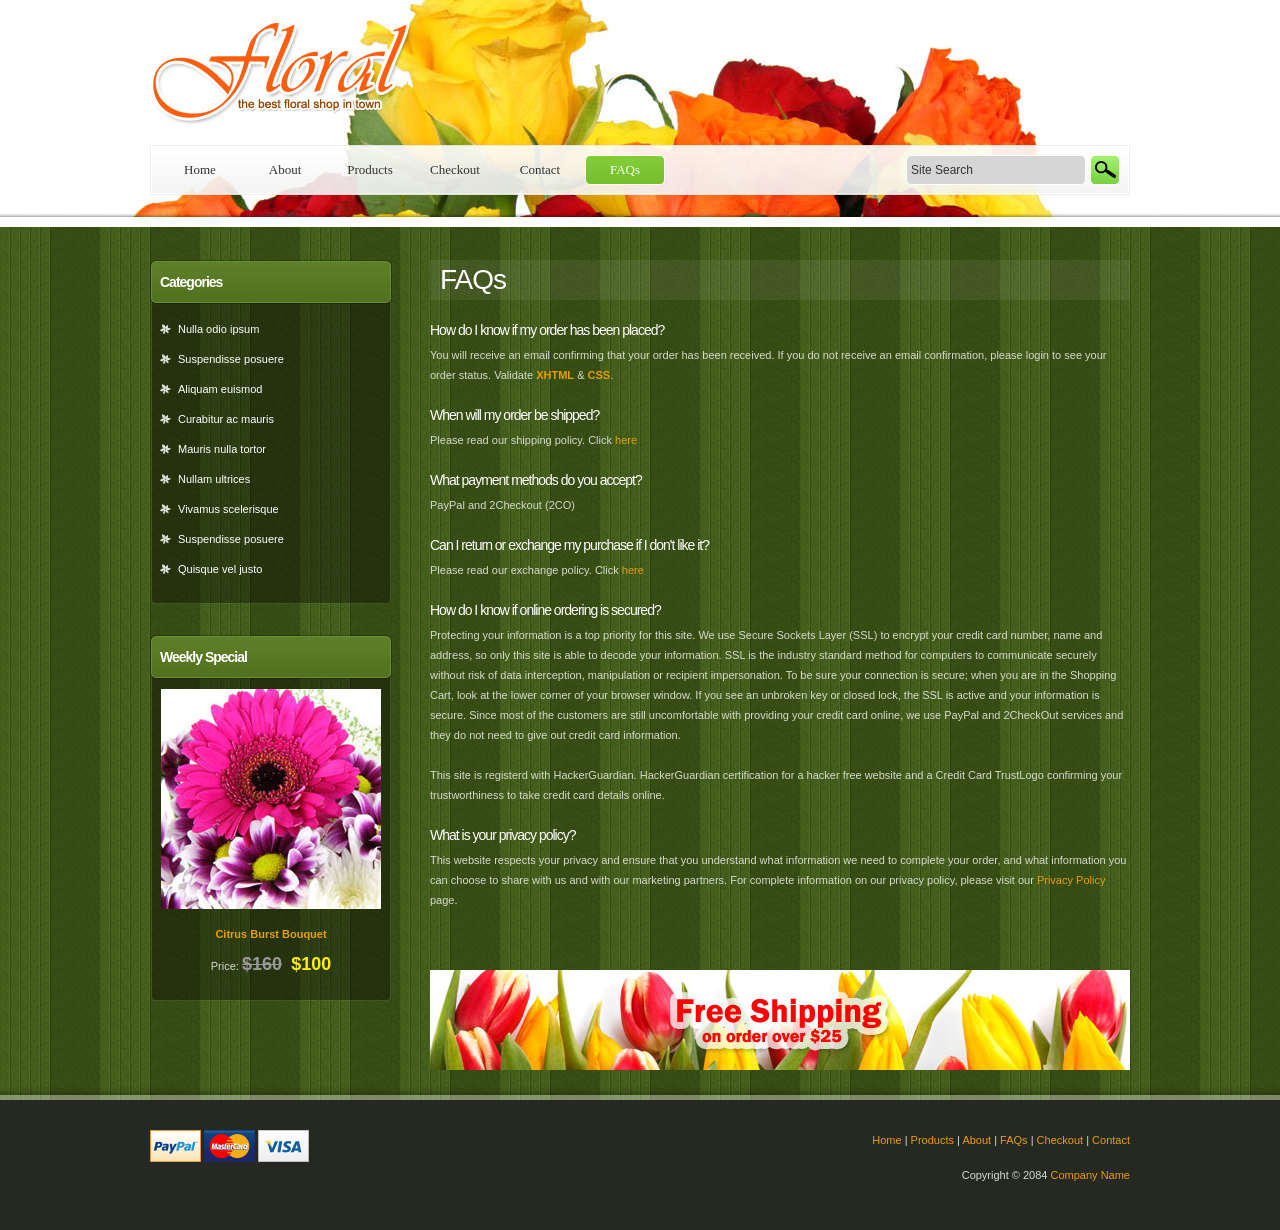
<file: faqs.html>
<!-- templatemo 385 floral shop -->
<!-- 
Floral Shop Template 
http://www.templatemo.com/preview/templatemo_385_floral_shop 
-->
<!DOCTYPE html PUBLIC "-//W3C//DTD XHTML 1.0 Transitional//EN" "http://www.w3.org/TR/xhtml1/DTD/xhtml1-transitional.dtd">
<html xmlns="http://www.w3.org/1999/xhtml">
<head>
<meta http-equiv="Content-Type" content="text/html; charset=utf-8" />
<title>FAQs - Floral Template</title>
<meta name="keywords" content="" />
<meta name="description" content="" />
<link href="templatemo_style.css" rel="stylesheet" type="text/css" />

<link rel="stylesheet" href="css/orman.css" type="text/css" media="screen" />
<link rel="stylesheet" href="css/nivo-slider.css" type="text/css" media="screen" />

<link rel="stylesheet" type="text/css" href="css/ddsmoothmenu.css" />

<script type="text/javascript" src="js/jquery.min.js"></script>
<script type="text/javascript" src="js/ddsmoothmenu.js">

/***********************************************
* Smooth Navigational Menu- (c) Dynamic Drive DHTML code library (www.dynamicdrive.com)
* This notice MUST stay intact for legal use
* Visit Dynamic Drive at http://www.dynamicdrive.com/ for full source code
***********************************************/

</script>

<script type="text/javascript">

ddsmoothmenu.init({
	mainmenuid: "templatemo_menu", //menu DIV id
	orientation: 'h', //Horizontal or vertical menu: Set to "h" or "v"
	classname: 'ddsmoothmenu', //class added to menu's outer DIV
	//customtheme: ["#1c5a80", "#18374a"],
	contentsource: "markup" //"markup" or ["container_id", "path_to_menu_file"]
})

function clearText(field)
{
    if (field.defaultValue == field.value) field.value = '';
    else if (field.value == '') field.value = field.defaultValue;
}

</script>


</head>

<body>

<div id="templatemo_wrapper_sp">
<div id="templatemo_header_wsp">
	<div id="templatemo_header" class="header_subpage">
    	<div id="site_title"><a href="#">Floral Shop</a></div>
        <div id="templatemo_menu" class="ddsmoothmenu">
            <ul>
                <li><a href="index.html">Home</a></li>
                <li><a href="about.html">About</a></li>
                <li><a href="products.html">Products</a>
                    <ul>
                        <li><a href="#subpage1">Sub Page One</a></li>
                        <li><a href="#subpage2">Sub Page Two</a></li>
                        <li><a href="#subpage3">Sub Page Three</a></li>
                        <li><a href="#subpage4">Sub Page Four</a></li>
                        <li><a href="#subpage5">Sub Page Five</a></li>
                  	</ul>
                </li>
                <li><a href="checkout.html">Checkout</a></li>
                <li><a href="contact.html">Contact</a></li>
                <li><a href="faqs.html" class="selected">FAQs</a></li>
            </ul>
            <div id="templatemo_search">
                <form action="#" method="get">
                  	<input type="text" value="Site Search" name="keyword" id="keyword" title="keyword" 
                  			onfocus="clearText(this)" onblur="clearText(this)" class="txt_field" />
                  	<input type="submit" name="Search" value="" alt="Search" id="searchbutton" title="Search" class="sub_btn" />
                </form>
            </div>
            <br style="clear: left" />
        </div> <!-- end of templatemo_menu -->

    </div> <!-- END of header -->
</div> <!-- END of header wrapper -->
<div id="templatemo_main_wrapper">
<div id="templatemo_main">
	<div id="sidebar" class="left">
    	<div class="sidebar_box"><span class="bottom"></span>
            <h3>Categories</h3>   
            <div class="content"> 
                <ul class="sidebar_list">
                    <li><a href="#">Nulla odio ipsum</a></li>
                    <li><a href="#">Suspendisse posuere</a></li>
                    <li><a href="#">Aliquam euismod</a></li>
                    <li><a href="#">Curabitur ac mauris</a></li>
                    <li><a href="#">Mauris nulla tortor</a></li>
                    <li><a href="#">Nullam ultrices</a></li>
                    <li><a href="#">Vivamus scelerisque</a></li>
                    <li><a href="#">Suspendisse posuere</a></li>
                    <li><a href="#">Quisque vel justo</a></li>
                </ul>
            </div>
        </div>
        <div class="sidebar_box"><span class="bottom"></span>
            <h3>Weekly Special</h3>   
            <div class="content special"> 
                <img src="images/templatemo_image_01.jpg" alt="Flowers" />
                <a href="#">Citrus Burst Bouquet</a>
                <p>
                	Price:
                    <span class="price normal_price">$160</span>&nbsp;&nbsp;
                    <span class="price special_price">$100</span>
                </p>
            </div>
        </div>
    </div>
    
    <div id="content" class="right faqs">
		<h2>FAQs</h2>
            <h5>How do I  know if my order has been placed?</h5>
            <p>You will  receive an email confirming that your order has been received. If you do not  receive an email confirmation, please login to see your order status. Validate <a href="http://validator.w3.org/check?uri=referer" rel="nofollow"><strong>XHTML</strong></a> &amp; <a href="http://jigsaw.w3.org/css-validator/check/referer" rel="nofollow"><strong>CSS</strong></a>.</p>
            
          <h5>When will my order be shipped?</h5>
            <p>Please read our shipping policy. Click <a href="#">here</a></p>
            
            <h5>What payment methods do you accept?</h5>
            <p>PayPal and 2Checkout (2CO)</p>
            
            <h5>Can I return or exchange my purchase if I don't like it?</h5>
            <p>Please read our exchange policy. Click <a href="#">here</a></p>
            
            <h5>How do I know if online ordering is secured?</h5>
            <p>
            Protecting your information is a  top priority for this site. We use Secure Sockets Layer (SSL) to encrypt your  credit card number, name and address, so only this site is able to decode  your information. SSL is the industry standard method for computers to  communicate securely without risk of data interception, manipulation or  recipient impersonation. To be sure your connection is secure; when you are in  the Shopping Cart, look at the lower corner of your browser window. If you see  an unbroken key or closed lock, the SSL is active and your information is  secure. Since most of the customers are still uncomfortable with providing your  credit card online, we use PayPal and 2CheckOut services and they do not need to  give out credit card information.</p>
          <p>
          This site is registerd with HackerGuardian. HackerGuardian certification for  a hacker free website and a Credit Card TrustLogo confirming your  trustworthiness to take credit card details online.</p>

			
            <h5>What is your privacy policy?</h5>
            <p>This website respects your privacy and ensure that  you understand what information we need to complete your order, and what  information you can choose to share with us and with our marketing partners.  For complete information on our privacy policy, please visit our <a href="#">Privacy Policy</a>  page.</p>
            <div class="cleaner h40"></div>
        <div class="blank_box">
        	<a href="#"><img src="images/free_shipping.jpg" alt="Free Shipping" /></a>
        </div>    
    </div>
    <div class="cleaner"></div>
</div> <!-- END of main -->
</div> <!-- END of main wrapper -->

<div id="templatemo_footer_wrapper">
<div id="templatemo_footer">
	<div class="footer_left">
    	<a href="#"><img src="images/1311260370_paypal-straight.png" alt="Paypal" /></a>
        <a href="#"><img src="images/1311260374_mastercard-straight.png" alt="Master" /></a>
        <a href="#"><img src="images/1311260374_visa-straight.png" alt="Visa" /></a>
    </div>
	<div class="footer_right">
		<p><a href="index.html">Home</a> | <a href="products.html">Products</a> | <a href="about.html">About</a> | <a href="faqs.html">FAQs</a> | <a href="checkout.html">Checkout</a> | <a href="contact.html">Contact</a></p>
        <p>Copyright © 2084 <a href="#">Company Name</a></p>
	</div>
    <div class="cleaner"></div>
</div> <!-- END of footer -->
</div> <!-- END of footer wrapper -->
</div>

</body>
</html>
</file>
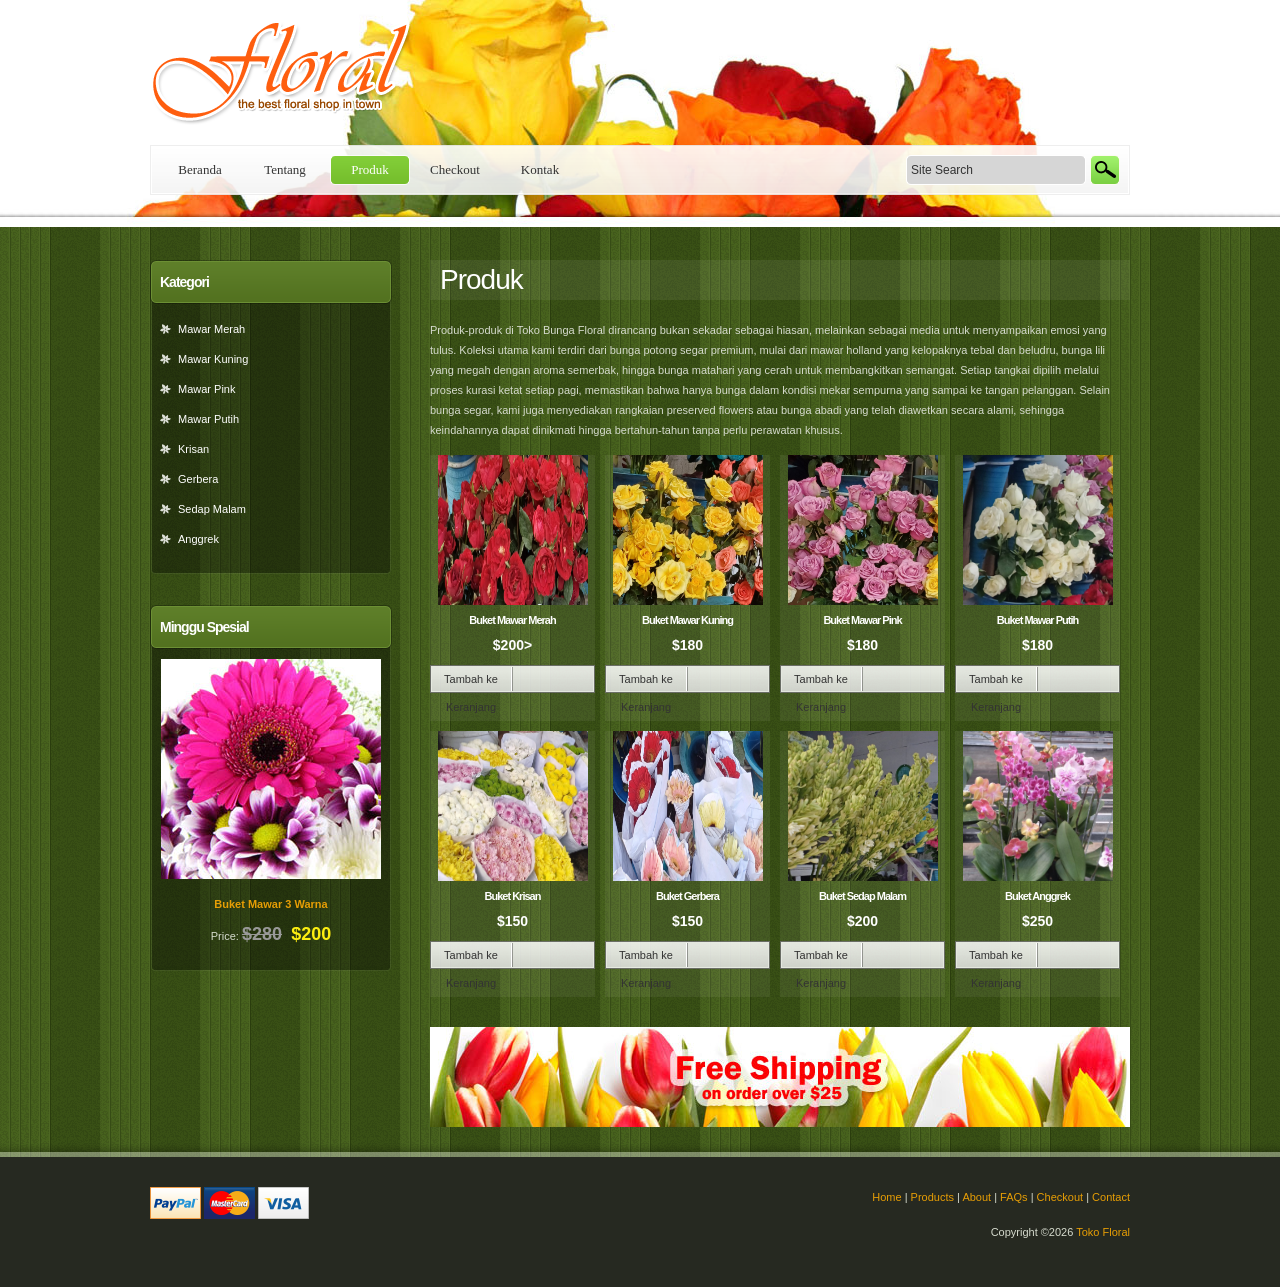
<file: products.html>
<!-- templatemo 385 floral shop -->
<!-- 
Floral Shop Template 
http://www.templatemo.com/preview/templatemo_385_floral_shop 
-->
<!DOCTYPE html PUBLIC "-//W3C//DTD XHTML 1.0 Transitional//EN" "http://www.w3.org/TR/xhtml1/DTD/xhtml1-transitional.dtd">
<html xmlns="http://www.w3.org/1999/xhtml">
<head>
<meta http-equiv="Content-Type" content="text/html; charset=utf-8" />
<title>Produk - Floral </title>
<meta name="keywords" content="" />
<meta name="description" content="" />
<link href="templatemo_style.css" rel="stylesheet" type="text/css" />

<link rel="stylesheet" href="css/orman.css" type="text/css" media="screen" />
<link rel="stylesheet" href="css/nivo-slider.css" type="text/css" media="screen" />

<link rel="stylesheet" type="text/css" href="css/ddsmoothmenu.css" />

<script type="text/javascript" src="js/jquery.min.js"></script>
<script type="text/javascript" src="js/ddsmoothmenu.js">

/***********************************************
* Smooth Navigational Menu- (c) Dynamic Drive DHTML code library (www.dynamicdrive.com)
* This notice MUST stay intact for legal use
* Visit Dynamic Drive at http://www.dynamicdrive.com/ for full source code
***********************************************/

</script>

<script type="text/javascript">

ddsmoothmenu.init({
	mainmenuid: "templatemo_menu", //menu DIV id
	orientation: 'h', //Horizontal or vertical menu: Set to "h" or "v"
	classname: 'ddsmoothmenu', //class added to menu's outer DIV
	//customtheme: ["#1c5a80", "#18374a"],
	contentsource: "markup" //"markup" or ["container_id", "path_to_menu_file"]
})

function clearText(field)
{
    if (field.defaultValue == field.value) field.value = '';
    else if (field.value == '') field.value = field.defaultValue;
}

</script>


</head>

<body>

<div id="templatemo_wrapper_sp">
<div id="templatemo_header_wsp">
	<div id="templatemo_header" class="header_subpage">
    	<div id="site_title"><a href="#">Toko Floral</a></div>
        <div id="templatemo_menu" class="ddsmoothmenu">
            <ul>
                <li><a href="index.html">Beranda</a></li>
                <li><a href="about.html">Tentang</a></li>
                <li><a href="products.html" class="selected">Produk</a></li>
                <li><a href="checkout.html">Checkout</a></li>
                <li><a href="contact.html">Kontak</a></li>

            </ul>
            <div id="templatemo_search">
                <form action="#" method="get">
                  	<input type="text" value="Site Search" name="keyword" id="keyword" title="keyword" 
                  			onfocus="clearText(this)" onblur="clearText(this)" class="txt_field" />
                  	<input type="submit" name="Search" value="" alt="Search" id="searchbutton" title="Search" class="sub_btn" />
                </form>
            </div>
            <br style="clear: left" />
        </div> <!-- end of templatemo_menu -->
        
    </div> <!-- END of header -->
</div> <!-- END of header wrapper -->
<div id="templatemo_main_wrapper">
<div id="templatemo_main">
	<div id="sidebar" class="left">
    	<div class="sidebar_box"><span class="bottom"></span>
            <h3>Kategori</h3>   
            <div class="content"> 
                <ul class="sidebar_list">
                    <li><a href="#">Mawar Merah</a></li>
                    <li><a href="#">Mawar Kuning</a></li>
                    <li><a href="#">Mawar Pink</a></li>
                    <li><a href="#">Mawar Putih</a></li>
                    <li><a href="#">Krisan</a></li>
                    <li><a href="#">Gerbera</a></li>
                    <li><a href="#">Sedap Malam</a></li>
                    <li><a href="#">Anggrek</a></li>
                </ul>
            </div>
        </div>
        <div class="sidebar_box"><span class="bottom"></span>
            <h3>Minggu Spesial</h3>   
            <div class="content special"> 
                <img src="images/templatemo_image_01.jpg" alt="Flowers" />
                <a href="#">Buket Mawar 3 Warna</a>
                <p>
                	Price:
                    <span class="price normal_price">$280</span>&nbsp;&nbsp;
                    <span class="price special_price">$200</span>
                </p>
            </div>
        </div>
    </div>
    
    <div id="content" class="right">
		<h2>Produk</h2>
        <p>Produk-produk di Toko Bunga Floral dirancang bukan sekadar sebagai hiasan, melainkan sebagai media untuk menyampaikan emosi yang tulus. Koleksi utama kami terdiri dari bunga potong segar premium, mulai dari mawar holland yang kelopaknya tebal dan beludru, bunga lili yang megah dengan aroma semerbak, hingga bunga matahari yang cerah untuk membangkitkan semangat. Setiap tangkai dipilih melalui proses kurasi ketat setiap pagi, memastikan bahwa hanya bunga dalam kondisi mekar sempurna yang sampai ke tangan pelanggan. Selain bunga segar, kami juga menyediakan rangkaian preserved flowers atau bunga abadi yang telah diawetkan secara alami, sehingga keindahannya dapat dinikmati hingga bertahun-tahun tanpa perlu perawatan khusus.</p>   	
      <div class="product_box">
            <a href="productdetail.html"><img src="images/WhatsApp Image 2026-04-20 at 08.11.40.jpeg" alt="floral set 1" width="150" height="150" /></a>
      		<h3>Buket Mawar Merah</h3>
            <p class="product_price">$200></p>
            <p class="add_to_cart">
                <a href="shoppingcart.html">Tambah ke Keranjang</a>
            </p>
        </div>        	
        <div class="product_box">
            <a href="productdetail.html"><img src="images/WhatsApp_Image_2026-04-20_at_08.11.39_(1)[1].jpeg" alt="flowers 2" width="150" height="150" /></a>
            <h3>Buket Mawar Kuning</h3>
          	<p class="product_price">$180</p>
            <p class="add_to_cart">
                <a href="shoppingcart.html">Tambah ke Keranjang</a>
            </p>
        </div>        	
        <div class="product_box">
            <a href="productdetail.html"><img src="images/WhatsApp Image 2026-04-20 at 08.11.39.jpeg" alt="floral 3" width="150" height="150" /></a>
            <h3>Buket Mawar Pink</h3>
          <p class="product_price">$180</p>
            <p class="add_to_cart">
                <a href="shoppingcart.html">Tambah ke Keranjang</a>
            </p>
        </div>      	
        <div class="product_box no_margin_right">
            <a href="productdetail.html"><img src="images/WhatsApp Image 2026-04-20 at 08.11.42 (1).jpeg" alt="flowers 4" width="150" height="150" /></a>
            <h3>Buket Mawar Putih</h3>
            <p class="product_price">$180</p>
            <p class="add_to_cart">
                <a href="shoppingcart.html">Tambah ke Keranjang</a>
            </p>
        </div>
        
        <div class="product_box">
            <a href="productdetail.html"><img src="images/WhatsApp Image 2026-04-20 at 08.11.42.jpeg" alt="floral set 5" width="150" height="150" /></a>
            <h3>Buket Krisan</h3>
          	<p class="product_price">$150</p>
            <p class="add_to_cart">
                <a href="shoppingcart.html">Tambah ke Keranjang</a>
            </p>
        </div>        	
        <div class="product_box">
            <a href="productdetail.html"><img src="images/WhatsApp_Image_2026-04-20_at_08.11.39[1].jpeg" alt="flowers 6" width="150" height="150" /></a>
            <h3>Buket Gerbera</h3>
            <p class="product_price">$150</p>
            <p class="add_to_cart">
                <a href="shoppingcart.html">Tambah ke Keranjang</a>
            </p>
        </div>        	
        <div class="product_box">
            <a href="productdetail.html"><img src="images/WhatsApp Image 2026-04-20 at 08.11.41.jpeg" alt="flowers 7" width="150" height="150" /></a>
            <h3>Buket Sedap Malam</h3>
            <p class="product_price">$200</p>
            <p class="add_to_cart">
                <a href="shoppingcart.html">Tambah ke Keranjang</a>
            </p>
        </div>        	
        <div class="product_box no_margin_right">
            <a href="productdetail.html"><img src="images/WhatsApp Image 2026-05-11 at 08.25.14.jpeg" alt="floral 8" width="150" height="150" /></a>
            <h3>Buket Anggrek</h3>
            <p class="product_price">$250</p>
            <p class="add_to_cart">
                <a href="shoppingcart.html">Tambah ke Keranjang</a>
            </p>
        </div>
        
      
        <div class="cleaner h20"></div>
    	<div class="blank_box">
        	<a href="#"><img src="images/free_shipping.jpg" alt="Free Shipping" /></a>
        </div>    
    </div>
    <div class="cleaner"></div>
</div> <!-- END of main -->
</div> <!-- END of main wrapper -->

<div id="templatemo_footer_wrapper">
<div id="templatemo_footer">
	<div class="footer_left">
    	<a href="#"><img src="images/1311260370_paypal-straight.png" alt="Paypal" /></a>
        <a href="#"><img src="images/1311260374_mastercard-straight.png" alt="Master" /></a>
        <a href="#"><img src="images/1311260374_visa-straight.png" alt="Visa" /></a>
    </div>
	<div class="footer_right">
		<p><a href="index.html">Home</a> | <a href="products.html">Products</a> | <a href="about.html">About</a> | <a href="faqs.html">FAQs</a> | <a href="checkout.html">Checkout</a> | <a href="contact.html">Contact</a></p>
        <p>Copyright ©2026 <a href="#">Toko Floral</a></p>
	</div>
    <div class="cleaner"></div>
</div> <!-- END of footer -->
</div> <!-- END of footer wrapper -->
</div>

</body>
</html>
</file>
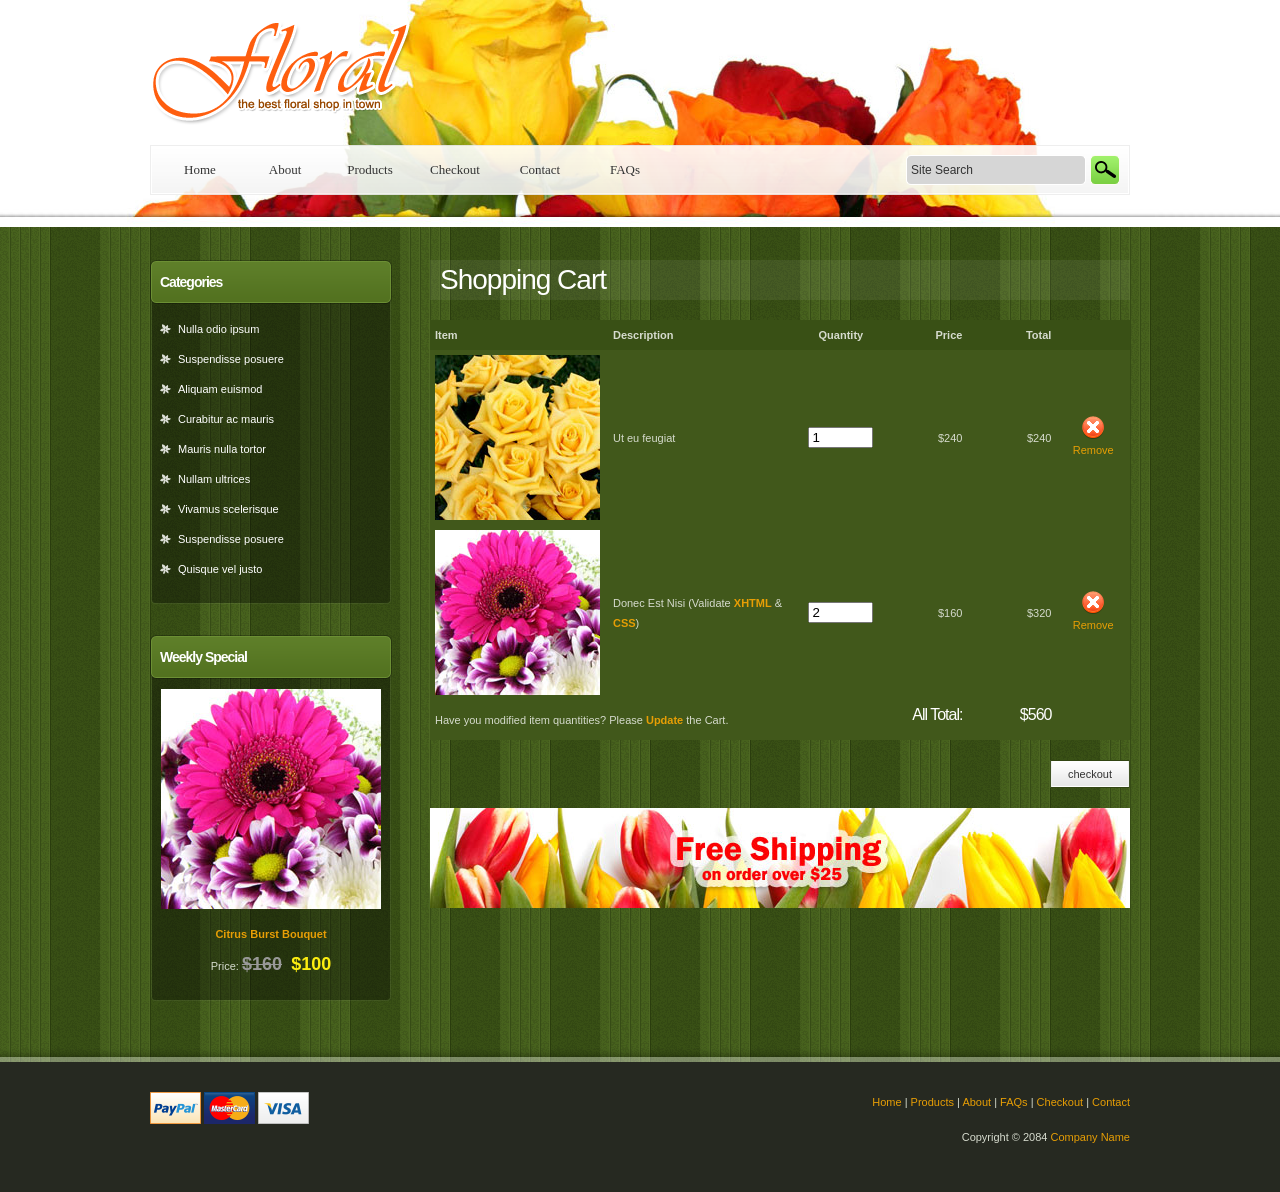
<file: shoppingcart.html>
<!-- templatemo 385 floral shop -->
<!-- 
Floral Shop Template 
http://www.templatemo.com/preview/templatemo_385_floral_shop 
-->
<!DOCTYPE html PUBLIC "-//W3C//DTD XHTML 1.0 Transitional//EN" "http://www.w3.org/TR/xhtml1/DTD/xhtml1-transitional.dtd">
<html xmlns="http://www.w3.org/1999/xhtml">
<head>
<meta http-equiv="Content-Type" content="text/html; charset=utf-8" />
<title>Shopping Cart - Floral Template</title>
<meta name="keywords" content="" />
<meta name="description" content="" />
<link href="templatemo_style.css" rel="stylesheet" type="text/css" />

<link rel="stylesheet" href="css/orman.css" type="text/css" media="screen" />
<link rel="stylesheet" href="css/nivo-slider.css" type="text/css" media="screen" />

<link rel="stylesheet" type="text/css" href="css/ddsmoothmenu.css" />

<script type="text/javascript" src="js/jquery.min.js"></script>
<script type="text/javascript" src="js/ddsmoothmenu.js">

/***********************************************
* Smooth Navigational Menu- (c) Dynamic Drive DHTML code library (www.dynamicdrive.com)
* This notice MUST stay intact for legal use
* Visit Dynamic Drive at http://www.dynamicdrive.com/ for full source code
***********************************************/

</script>

<script type="text/javascript">

ddsmoothmenu.init({
	mainmenuid: "templatemo_menu", //menu DIV id
	orientation: 'h', //Horizontal or vertical menu: Set to "h" or "v"
	classname: 'ddsmoothmenu', //class added to menu's outer DIV
	//customtheme: ["#1c5a80", "#18374a"],
	contentsource: "markup" //"markup" or ["container_id", "path_to_menu_file"]
})

function clearText(field)
{
    if (field.defaultValue == field.value) field.value = '';
    else if (field.value == '') field.value = field.defaultValue;
}

</script>


</head>

<body>

<div id="templatemo_wrapper_sp">
<div id="templatemo_header_wsp">
	<div id="templatemo_header" class="header_subpage">
    	<div id="site_title"><a href="#">Floral Shop</a></div>
        <div id="templatemo_menu" class="ddsmoothmenu">
            <ul>
                <li><a href="index.html">Home</a></li>
                <li><a href="about.html">About</a></li>
                <li><a href="products.html">Products</a>
                    <ul>
                        <li><a href="#subpage1">Sub Page One</a></li>
                        <li><a href="#subpage2">Sub Page Two</a></li>
                        <li><a href="#subpage3">Sub Page Three</a></li>
                        <li><a href="#subpage4">Sub Page Four</a></li>
                        <li><a href="#subpage5">Sub Page Five</a></li>
                  	</ul>
                </li>
                <li><a href="checkout.html">Checkout</a></li>
                <li><a href="contact.html">Contact</a></li>
                <li><a href="faqs.html">FAQs</a></li>
            </ul>
            <div id="templatemo_search">
                <form action="#" method="get">
                  	<input type="text" value="Site Search" name="keyword" id="keyword" title="keyword" 
                  			onfocus="clearText(this)" onblur="clearText(this)" class="txt_field" />
                  	<input type="submit" name="Search" value="" alt="Search" id="searchbutton" title="Search" class="sub_btn" />
                </form>
            </div>
            <br style="clear: left" />
        </div> <!-- end of templatemo_menu -->

    </div> <!-- END of header -->
</div> <!-- END of header wrapper -->
<div id="templatemo_main_wrapper">
<div id="templatemo_main">
	<div id="sidebar" class="left">
    	<div class="sidebar_box"><span class="bottom"></span>
            <h3>Categories</h3>   
            <div class="content"> 
                <ul class="sidebar_list">
                    <li><a href="#">Nulla odio ipsum</a></li>
                    <li><a href="#">Suspendisse posuere</a></li>
                    <li><a href="#">Aliquam euismod</a></li>
                    <li><a href="#">Curabitur ac mauris</a></li>
                    <li><a href="#">Mauris nulla tortor</a></li>
                    <li><a href="#">Nullam ultrices</a></li>
                    <li><a href="#">Vivamus scelerisque</a></li>
                    <li><a href="#">Suspendisse posuere</a></li>
                    <li><a href="#">Quisque vel justo</a></li>
                </ul>
            </div>
        </div>
        <div class="sidebar_box"><span class="bottom"></span>
            <h3>Weekly Special</h3>   
            <div class="content special"> 
                <img src="images/templatemo_image_01.jpg" alt="Flowers" />
                <a href="#">Citrus Burst Bouquet</a>
                <p>
                	Price:
                    <span class="price normal_price">$160</span>&nbsp;&nbsp;
                    <span class="price special_price">$100</span>
                </p>
            </div>
        </div>
    </div>
    
    <div id="content" class="right">
    	<h2>Shopping Cart</h2>
		<table width="700" border="0" cellpadding="5" cellspacing="0">
          	<tr bgcolor="#395015">
                <th width="168" align="left">Item</th> 
                <th width="188" align="left">Description</th> 
                <th width="60" align="center">Quantity</th> 
                <th width="80" align="right">Price</th> 
                <th width="80" align="right">Total</th> 
                <th width="64"> </th>
          	</tr>
            <tr bgcolor="#41581B">
                <td><img src="images/product/01.jpg" alt="flower image 1" /></td> 
                <td>Ut eu feugiat</td> 
                <td align="center"><input name="quantity1" type="text" id="quantity1" value="1" size="6" maxlength="2" /> </td>
                <td align="right">$240</td> 
                <td align="right">$240</td>
                <td align="center"> <a href="#"><img src="images/remove.png" alt="remove" /><br />Remove</a> </td>
            </tr>
      <tr bgcolor="#41581B">
                <td><img src="images/product/02.jpg" alt="flower image 2" /> </td>
                <td>Donec Est Nisi (Validate <a href="http://validator.w3.org/check?uri=referer" rel="nofollow"><strong>XHTML</strong></a> &amp; <a href="http://jigsaw.w3.org/css-validator/check/referer" rel="nofollow"><strong>CSS</strong></a>)</td> 
                <td align="center"><input name="quantity2" type="text" id="quantity2" value="2" size="6" maxlength="2" />  </td>
                <td align="right">$160</td>
                <td align="right">$320</td>
                <td align="center"> <a href="#"><img src="images/remove.png" alt="remove" /><br />Remove</a>  </td>
            </tr>
<tr bgcolor="#41581B">
                <td colspan="3">Have you modified item quantities? Please <a href="shoppingcart.html"><strong>Update</strong></a> the Cart.&nbsp;&nbsp;</td>
                <td align="right"><h4>All Total:</h4></td>
                <td align="right"><h4>$560</h4></td>
                <td> </td>
            </tr>
        </table>
		<div class="cleaner h20"></div>
        <div class="right"><a href="checkout.html" class="button">checkout</a></div>
        <div class="cleaner h20"></div>
        <div class="blank_box">
        	<a href="#"><img src="images/free_shipping.jpg" alt="Free Shipping" /></a>
        </div>    
    </div>
    <div class="cleaner"></div>
</div> <!-- END of main -->
</div> <!-- END of main wrapper -->

<div id="templatemo_footer_wrapper">
<div id="templatemo_footer">
	<div class="footer_left">
    	<a href="#"><img src="images/1311260370_paypal-straight.png" alt="Paypal" /></a>
        <a href="#"><img src="images/1311260374_mastercard-straight.png" alt="Master" /></a>
        <a href="#"><img src="images/1311260374_visa-straight.png" alt="Visa" /></a>
    </div>
	<div class="footer_right">
		<p><a href="index.html">Home</a> | <a href="products.html">Products</a> | <a href="about.html">About</a> | <a href="faqs.html">FAQs</a> | <a href="checkout.html">Checkout</a> | <a href="contact.html">Contact</a></p>
        <p>Copyright © 2084 <a href="#">Company Name</a></p>
	</div>
    <div class="cleaner"></div>
</div> <!-- END of footer -->
</div> <!-- END of footer wrapper -->
</div>

</body>
</html>
</file>
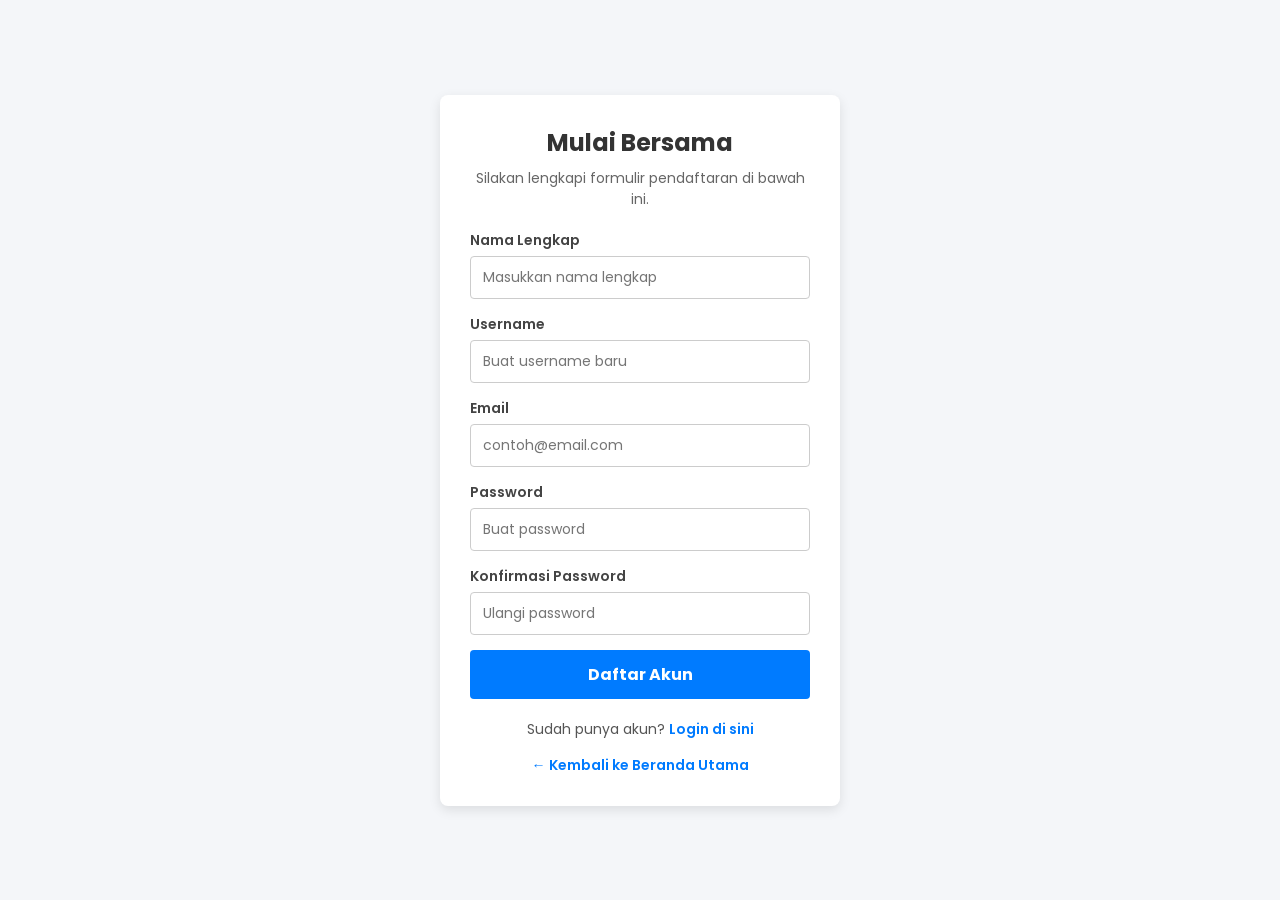
<file: login/register.html>
<!DOCTYPE html>
<html lang="id">
<head>
    <meta charset="UTF-8">
    <meta name="viewport" content="width=device-width, initial-scale=1.0">
    <title>Daftar Akun Baru</title>
    <!-- 1. MENGKAITKAN KE CSS UTAMA: 
         Ganti "style.css" di bawah ini dengan nama file CSS yang Anda gunakan di halaman utama/login Anda -->
    <link rel="stylesheet" href="style.css"> 
</head>
<body>

<div class="register-container"> 
        <div class="login-box">
        
            <div class="header-box">
                <h2>Mulai Bersama</h2>
                <p>Silakan lengkapi formulir pendaftaran di bawah ini.</p>
            </div>

            <form id="registerForm">
  
                <div class="input-group">
                    <label for="nama">Nama Lengkap</label>
                    <div class="input-field-wrapper">
                        <input type="text" id="nama" name="nama" placeholder="Masukkan nama lengkap" required>
                    </div>
                </div>

                <div class="input-group">
                    <label for="username">Username</label>
                    <div class="input-field-wrapper">
                        <input type="text" id="username" name="username" placeholder="Buat username baru" required>
                    </div>
                </div>

                <div class="input-group">
                    <label for="email">Email</label>
                    <div class="input-field-wrapper">
                        <input type="email" id="email" name="email" placeholder="contoh@email.com" required>
                    </div>
                </div>

                <div class="input-group">
                    <label for="password">Password</label>
                    <div class="input-field-wrapper">
                        <input type="password" id="password" name="password" placeholder="Buat password" required>
                    </div>
                </div>

                <div class="input-group">
                    <label for="konfirmasi_password">Konfirmasi Password</label>
                    <div class="input-field-wrapper">
                        <input type="password" id="konfirmasi_password" name="konfirmasi_password" placeholder="Ulangi password" required>
                    </div>
                </div>

                <button type="submit" class="btn-submit">Daftar Akun</button>

            </form>

            <div class="form-footer">
                <p>Sudah punya akun? <a href="index.html">Login di sini</a></p>
                <p style="margin-top: 15px;"><a href="../index.html">&larr; Kembali ke Beranda Utama</a></p>
            </div>
        </div>
    </div>

</div>

    <script>
    document.getElementById('registerForm').addEventListener('submit', function(e) {
        e.preventDefault(); // Mencegah error 405 di GitHub Pages
        
        const username = document.getElementById('username').value;
        const password = document.getElementById('password').value;
        const nama = document.getElementById('nama').value;
        const email = document.getElementById('email').value;
        const konfirmasi = document.getElementById('konfirmasi_password').value;

        if (password !== konfirmasi) {
            alert("Konfirmasi password tidak cocok!");
            return;
        }

        // Menyimpan data ke LocalStorage browser
        const userData = { nama, username, email, password };
        localStorage.setItem(username, JSON.stringify(userData));

        alert("Pendaftaran berhasil! Silakan login.");
        window.location.href = "index.html"; // Berpindah ke halaman login
    });
    </script>
</body>
</html>
</file>
<file: templatemo_style.css>
/* 
	Floral Shop Template 
	http://www.templatemo.com/preview/templatemo_385_floral_shop 
*/

body {
	margin: 0;
	padding: 0;
	color: #d6dbce;
	font-family: Verdana, Arial, Helvetica, sans-serif;
	font-size: 11px;
	line-height: 20px; 
	background-color: #ffffff; 
	background-repeat: repeat;
	background: url(images/templatemo_main.png)
}

h1, h2, h3, h4, h5, h6 {
	color: #fff;
	letter-spacing: -1px;
	font-weight: 400;
	padding: 0;
	margin: 0;
}

h1 { font-size: 32px; margin-bottom: 20px; }
h2 { font-size: 28px; margin-bottom: 20px; }
h3 { font-size: 20px; margin-bottom: 20px; }
h4 { font-size: 16px; margin-bottom: 10px; font-weight: 100 }
h5 { font-size: 14px }
h6 { font-size: 12px }
.header { display: block }

.left { float:left }
.right { float:right }

em { color: #e1d620 }

.img_fl { float: left; margin: 3px 15px 5px 0 }
.img_fr { float: left; margin: 3px 0 5px 15px }
.img_border { background: #fff; padding: 4px; border: 1px solid #eee }

a:link, a:visited { color:#e79e05; text-decoration: none }
a:visited { text-decoration:none }
a:hover { text-decoration:none }
a:hover,a:active { outline:none }

p { margin: 0 0 15px 0; padding: 0 }
img { border: none; }
blockquote { padding: 19px; margin: 20px 0 0 0; background:url(images/templatemo_h2.png) repeat; border: 1px solid #869172 }
cite a, cite a:link, cite a:visited  { font-size: 12px; text-decoration: none; font-style: normal }
cite span { font-weight: 400; color: #333; }

.tmo_ul_list { margin: 10px 0 10px 15px; padding: 0; list-style: none }
.tmo_ul_list li { color:#ffffff; margin: 0 0 7px 0; padding: 2px 0 2px 30px; background: url(images/templatemo_list.png) no-repeat scroll 0 3px  }
.tmo_ul_list li a { color: #ffffff; font-weight: normal; text-decoration: none }
.tmo_ul_list li a:hover { color: #ffffff }

.tmo_list_circle { list-style: decimal-leading-zero }
.tmo_list_circle li { margin: 0 0 7px 0 }

.no_bullet { margin: 0; padding: 0; list-style: none }
.no_bullet li { margin: 0 0 20px 0; padding: 0 }

.price { font-size: 18px; font-weight: 700; color: #fff }
.normal_price { color: #999; text-decoration:line-through }
.special_price { color: #fced11 }

#templatemo_wrapper_h { width: 100%; background: url(images/templatemo_headerrepeat.jpg) repeat-x top }
#templatemo_wrapper_sp { width: 100%; background: url(images/templatemo_headerrepeat_subpage.jpg) repeat-x top }

#templatemo_header_wh {
	width: 100%;
	background: url(images/templatemo_header.jpg) top center no-repeat
}

#templatemo_header_wsp {
	width: 100%;
	background: url(images/templatemo_header_subpage.jpg) top center no-repeat
}

#templatemo_header {
	width: 980px;
	margin: 0 auto;
}
.header_home { height: 620px }
.header_subpage { height: 260px }
#templatemo_main_wrapper {
	width: 100%;
	background: url(images/templatemo_footer.png) repeat-x bottom
}
#templatemo_main {
	width: 980px;
	margin: 0 auto;
	padding: 0 0 30px 0
}

#templatemo_footer_wrapper {
	width: 100%;
	background: #262921
}

#templatemo_footer {
	width: 980px;
	padding: 30px 0;
	margin: 0 auto;
}

#sidebar { width: 242px }
#content { width: 700px }
.content_half { width: 330px }
.col { float: left; margin-right: 35px }
.col13 { width: 210px }
.col23 { width: 450px }

#site_title { padding: 20px 0 }
#site_title a { display: block; font-size: 12px; font-family: Georgia, "Times New Roman", Times, serif; width: 280px; height: 105px; color: #acacac; text-indent: -10000px; background: url(images/templatemo_logo.png) no-repeat top left }

#templatemo_menu { clear: both; padding: 10px; width: 960px; height: 30px; background: url(images/templatemo_menu.png)}

#templatemo_search { float: right; width: 214px; height: 30px; background: url(images/search_bg.png) }
#templatemo_search form {
	margin: 0;
	padding: 0;
}

#templatemo_search .txt_field {
	float: left;
	display: block;
	height: 20px;
	line-height: 20px;
	width: 170px;
	color: #333;
	font-size: 12px;
	padding: 5px;
	font-variant: normal;
	border: none;	
	background: none;
}

#templatemo_search .sub_btn {
	float: right;
	display: block;
	color: #fff;
 	height: 30px;
	width: 30px;
	font-size: 11px;
	font-weight: 700;
	line-height: 26px;
	cursor: pointer;
	border: none;
	background: none;	
}

.sidebar_box {
	position: relative;
	margin-bottom: 36px;
}
.sidebar_box .bottom {
	position: absolute;
	bottom: -5px;
	left: 0px;
	width: 242px;
	height: 5px;
	background: url(images/templatemo_sbbgb.png)
}
.sidebar_box h3 { font-size: 14px; font-weight: 700; padding: 0 10px 0 10px; margin: 0; width: 222px; height: 44px; line-height: 44px; margin-bottom: 0; background: url(images/templatemo_sbheader.png)  no-repeat; color: #fff }

#sidebar .sidebar_box .content {
	padding: 10px 10px 5px;
	background: url(images/templatemo_sbbg.png) repeat-y
}

.special { text-align: center }
.special img { margin-bottom: 15px }
.special a { display: block; font-weight: 700; text-align: center; margin-bottom: 10px }

#sidebar .sidebar_list { margin: 0; padding: 0 0 10px; list-style: none; }
#sidebar .sidebar_list li { display: block; margin: 0; padding: 5px 0 }
#sidebar .sidebar_list li a { color: #ffffff; text-decoration: none; background: url(images/templatemo_list.png) left center no-repeat; padding-left: 18px  }
#sidebar .sidebar_list li a:hover { color: #fff; text-decoration: none }

#content h2 { padding: 10px; background: url(images/templatemo_h2.png) repeat }

.product_box {
	float: left;
	width: 165px;
	text-align: center;
	margin: 0 10px 10px 0;
	background: url(images/templatemo_h2.png) repeat
}

.product_box img {
	margin-bottom: 5px;
}
.product_box h3 {
	font-size: 11px;
	color: #fff;
	margin-bottom: 5px;
	font-weight: 700;
}
.product_box .product_price {
	color: #fff;
	font-size: 14px;
	font-weight: 700;
	margin-bottom: 10px;
}
.product_box .add_to_cart {
	clear: both;
	width: 165px;
	height: 28px;
	background: url(images/addtocart.png) no-repeat
}

.product_box .add_to_cart a {
	float: left;
	display: block;
	width: 82px;
	line-height: 28px;
	text-align: center;
	color: #333
}

a.button {
	display: block;
	text-align: center;
	color: #333;
	width: 80px;
	height: 28px;
	line-height: 28px;
	background: url(images/templatemo_btn.png) no-repeat
}

.form_field input { 
	background: #395015; 
	border: 1px solid #5d7c29; 
	width: 300px;
	padding: 4px;
	color: #FFFFFF;
}

#contact_form { padding: 0; margin-bottom: 40px }

#contact_form form { margin: 0px; padding: 0px; }

#contact_form form .input_field { 
	background: #395015; 
	border: 1px solid #5d7c29; 
	width: 200px;
	padding: 4px;
	color: #FFFFFF; 
}

#contact_form form label { 
	display: block; 
	width: 100px; 
	margin-right: 12px; 
	font-size: 11px 
}

#contact_form form textarea { 
	width: 400px; 
	height: 120px; 
	background: #395015; 
	border: 1px solid #5d7c29; 
	margin-bottom: 10px;
	padding: 4px;
	color: #FFFFFF;
	font-family: Arial, Helvetica, sans-serif;
}

#contact_form form .submit_btn { 
	display: block; 
	width: 80px; 
	height: 28px; 
	text-align: center; 
	text-decoration: none; 
	font-weight: bold;  
	background: url(images/templatemo_btn.png); 
	border: none; 
	color: #333; 
	font-size: 11px;
	cursor: pointer;
}

.submit_right {
	float: right;
	margin-right: 40px;
}

.map_border {
	background: url(images/templatemo_h2.png) repeat; 
	padding: 10px;
}

.faqs p { margin-bottom: 20px }
.faqs h5 { margin-bottom: 5px }

#gallery {
	margin: 0; padding: 0; list-style: none;
}
#gallery li { display: block; float: left; width: 450px; margin-right: 40px;	margin-bottom: 40px;
	padding-bottom: 40px;
	border-bottom: 1px solid #eee }
#gallery li img { margin-bottom: 20px; border: 1px solid #eee; background: #fff; padding: 9px }
.no_margin_right { margin-right: 0 }

#templatemo_footer .footer_left {
	float: left;
	width: 240px;
}
#templatemo_footer .footer_right {
	float: right;
	width: 700px;
	text-align: right;
}

.no_margin_right { margin-right: 0 }

.pagging { margin: 0 0 20px; padding: 0 }
.pagging ul { margin: 0; padding: 0; list-style: none }
.pagging ul li { margin: 0; padding: 0; display: inline }
.pagging ul li a { float: left; display: block; color: #333; text-decoration: none; margin-right: 5px; padding: 5px 10px; background: #fff; border: 1px solid #eee }
.pagging ul li a:hover { background: #f3b2bd; border: 1px solid #eee; color: #fff  }

.cleaner { clear: both; display: block; }
.h20 { height: 20px }
.h40 { height: 40px }
</file>
<file: css/orman.css>
/*
Skin Name: Orman Theme
Skin URI: http://nivo.dev7studios.com
Skin Type: fixed
Description: A light and green skin for the Nivo Slider.
Version: 1.0
Author: Gilbert Pellegrom & Orman Clark
Author URI: http://dev7studios.com
*/

.theme-orman.slider-wrapper {
	margin-top: 10px;
    background: url(../images/templatemo_sliderbg.png) no-repeat;
    width: 960px;
    height: 340px;
    padding: 10px 10px 53px 10px;
    position:relative;
}

.theme-orman .nivoSlider {
    position:relative;
    width:960px;
    height:340px;
    background:url(../images/loading.gif) no-repeat 50% 50%;
}
.theme-orman .nivoSlider img {
    position:absolute;
    top:0px;
    left:0px;
    display:none;
    width:960px; /* Make sure your images are the same size */
    height:340px; /* Make sure your images are the same size */
}
.theme-orman .nivoSlider a {
    border:0;
    display:block;
}

.theme-orman .nivo-controlNav {
    position:absolute;
	left:50%;
	bottom: -30px;
    margin-left:-30px; /* Tweak this to center bullets */
}
.theme-orman .nivo-controlNav a {
    display:block;
    width:10px;
    height:10px;
    background:url(../images/bullets.png) no-repeat;
    text-indent:-9999px;
    border:0;
    margin-right:7px;
    float:left;
}
.theme-orman .nivo-controlNav a.active {
    background-position:0 -10px;
}

.theme-orman .nivo-directionNav a {
	display:block;
	width:25px;
	height: 240px;
	background:url(../images/arrows.png) no-repeat 0% 50%;
	text-indent:-9999px;
	border:0;
    top:40px;
}
.theme-orman a.nivo-nextNav {
	background-position:100% 50%;
	right:-35px;
    padding-right:20px;
}
.theme-orman a.nivo-prevNav {
	left:-35px;
    padding-left:20px;
}

.theme-orman .nivo-caption {
    font-family: Helvetica, Arial, sans-serif;
}
.theme-orman .nivo-caption a { 
    color:#fff;
    border-bottom:1px dotted #fff;
}
.theme-orman .nivo-caption a:hover { 
    color:#fff;
}

.theme-orman .ribbon {
    background:url(../images/ribbon.png) no-repeat;
    width:111px;
    height:111px;
    position:absolute;
    top:-4px;
    left: -4px;
    z-index:300;
}
</file>
<file: css/ddsmoothmenu.css>
.ddsmoothmenu{
}

.ddsmoothmenu ul{
	z-index: 100;
	margin: 0;
	padding: 0;
	list-style-type: none;
}

/*Top level list items*/
.ddsmoothmenu ul li{
	position: relative;
	display: inline;
	float: left;
}

/*Top level menu link items style*/
.ddsmoothmenu ul li a {
	display: block;
	height: 30px;
	width: 80px;
	margin-right: 5px;
	line-height: 30px;
	font-size: 13px;
	font-family: Georgia, "Times New Roman", Times, serif;
	color: #333;	
	text-align: center;
	text-decoration: none;
	font-weight: 400;
	outline: none;
}

* html .ddsmoothmenu ul li a{ /*IE6 hack to get sub menu links to behave correctly*/
display: inline-block;
}

.ddsmoothmenu ul li a.selected, .ddsmoothmenu ul li a:hover { /*CSS class that's dynamically added to the currently active menu items' LI A element*/
	color: #fff;
	background: url(../images/menu_hover.png)
}

/*1st sub level menu*/
.ddsmoothmenu ul li ul {
	position: absolute;
	width: 180px;
	padding: 0 2px;	
	margin: 10px 0 0 5px;
	display: none; /*collapse all sub menus to begin with*/
	visibility: hidden;
	background: #fff;
	opacity: 0.96;
}

/*Sub level menu list items (undo style from Top level List Items)*/
.ddsmoothmenu ul li ul li{
display: list-item;
float: none;
}

/*All subsequent sub menu levels vertical offset after 1st level sub menu */
.ddsmoothmenu ul li ul li ul{
top: 0;
}

/* Sub level menu links style */
.ddsmoothmenu ul li ul li a{
	font-weight: 500;
	width: 145px; /*width of sub menus*/
	height: 35px;
	padding: 0 20px;
	margin: 0;
	line-height: 35px;
	font-size: 12px;
	text-align: left;
	background: none;
	color: #666;
	border-bottom: 1px solid #f5f5f5;
	opacity: 1;
}

.ddsmoothmenu ul li ul li a.selected, .ddsmoothmenu ul li ul li a:hover {
	color: #000;
	padding-left: 21px;
	width: 144px;
	background: none
}

/* Holly Hack for IE \*/
* html .ddsmoothmenu{height: 1%;} /*Holly Hack for IE7 and below*/


/* ######### CSS classes applied to down and right arrow images  ######### */

.downarrowclass{
position: absolute;
top: 12px;
right: 7px;
}

.rightarrowclass{
position: absolute;
top: 6px;
right: 5px;
}

/* ######### CSS for shadow added to sub menus  ######### */

.ddshadow{ /*shadow for NON CSS3 capable browsers*/
position: absolute;
left: 0;
top: 0;
width: 0;
height: 0;
}

.toplevelshadow{ /*shadow opacity for NON CSS3 capable browsers. Doesn't work in IE*/
opacity: 0.8;
}
</file>
<file: css/slimbox2.css>
/* SLIMBOX */

#lbOverlay {
	position: fixed;
	z-index: 9999;
	left: 0;
	top: 0;
	width: 100%;
	height: 100%;
	background-color: #000;
	cursor: pointer;
}

#lbCenter, #lbBottomContainer {
	position: absolute;
	z-index: 9999;
	overflow: hidden;
	background-color: #fff;
}

.lbLoading {
	background: #fff url(../images/loading.gif) no-repeat center;
}

#lbImage {
	position: absolute;
	left: 0;
	top: 0;
	border: 10px solid #fff;
	background-repeat: no-repeat;
}

#lbPrevLink, #lbNextLink {
	display: block;
	position: absolute;
	top: 0;
	width: 50%;
	outline: none;
}

#lbPrevLink {
	left: 0;
}

#lbPrevLink:hover {
	background: transparent url(../images/prevlabel.gif) no-repeat 0 15%;
}

#lbNextLink {
	right: 0;
}

#lbNextLink:hover {
	background: transparent url(../images/nextlabel.gif) no-repeat 100% 15%;
}

#lbBottom {
	font-family: Verdana, Arial, Geneva, Helvetica, sans-serif;
	font-size: 10px;
	color: #666;
	line-height: 1.4em;
	text-align: left;
	border: 10px solid #fff;
	border-top-style: none;
}

#lbCloseLink {
	display: block;
	float: right;
	width: 66px;
	height: 22px;
	background: transparent url(../images/closelabel.gif) no-repeat center;
	margin: 5px 0;
	outline: none;
}

#lbCaption, #lbNumber {
	margin-right: 71px;
}

#lbCaption {
	font-weight: bold;
}
</file>
<file: login/style.css>
@import url('https://fonts.googleapis.com/css2?family=Poppins:wght@300;400;600;700&display=swap');

* {
    box-sizing: border-box;
    margin: 0;
    padding: 0;
    font-family: 'Poppins', 'Segoe UI', Tahoma, Geneva, Verdana, sans-serif;
}

body {
    background-color: #f4f6f9;
    display: flex;
    justify-content: center;
    align-items: center;
    min-height: 100vh;
}

/* Container utama untuk Login & Register agar serasi */
.login-container, .register-container {
    background-color: #ffffff;
    padding: 30px;
    border-radius: 8px;
    box-shadow: 0 4px 12px rgba(0, 0, 0, 0.1);
    width: 100%;
    max-width: 400px;
    margin: 20px;
}

/* Wrapper box di dalamnya */
.login-box, .login-wrapper {
    width: 100%;
}

/* Logo dan Header */
.logo {
    text-align: center;
    margin-bottom: 15px;
    font-size: 24px;
    font-weight: bold;
    color: #007bff;
}
.logo i {
    margin-right: 8px;
}

h1, h2 {
    margin-bottom: 8px;
    color: #333;
    text-align: center;
    font-size: 24px;
}

.header-box p, .login-text p {
    font-size: 14px;
    color: #666;
    margin-bottom: 20px;
    text-align: center;
}

/* Grouping Input */
.input-group, .input-box {
    margin-bottom: 15px;
    display: flex;
    flex-direction: column;
}

.input-group label, .input-box .label {
    display: block;
    font-size: 14px;
    color: #444;
    margin-bottom: 5px;
    font-weight: 600;
    text-transform: capitalize;
}

/* Wrapper Input dengan Icon */
.input-field-wrapper {
    position: relative;
    display: flex;
    align-items: center;
}

.input-field-wrapper input {
    width: 100%;
    padding: 10px 40px 10px 12px; /* Beri ruang di kanan untuk icon */
    border: 1px solid #ccc;
    border-radius: 4px;
    font-size: 14px;
    outline: none;
    transition: border-color 0.2s;
}

.input-field-wrapper input:focus {
    border-color: #007bff;
}

.input-field-wrapper i {
    position: absolute;
    right: 15px;
    color: #aaa;
}

/* Checkbox wrapper */
.check {
    display: flex;
    align-items: center;
    gap: 8px;
    margin-bottom: 15px;
    font-size: 14px;
    color: #555;
}

/* Tombol Submit */
.btn-submit, .btn {
    width: 100%;
    padding: 12px;
    background-color: #007bff;
    border: none;
    border-radius: 4px;
    color: white;
    font-size: 16px;
    font-weight: bold;
    cursor: pointer;
    transition: background-color 0.2s;
    text-align: center;
}

.btn-submit:hover, .btn:hover {
    background-color: #0056b3;
}

/* Footer Form / Link navigasi bawah */
.form-footer, .extra-line {
    margin-top: 20px;
    text-align: center;
    font-size: 14px;
    display: block;
    color: #555;
}

.form-footer a, .extra-line a {
    color: #007bff;
    text-decoration: none;
    font-weight: 600;
}

.form-footer a:hover, .extra-line a:hover {
    text-decoration: underline;
}

/* Alert Box */
.alert {
    margin-top: 15px;
    padding: 10px;
    background-color: #f8d7da;
    color: #721c24;
    border: 1px solid #f5c6cb;
    border-radius: 4px;
    text-align: center;
    font-size: 13px;
}
</file>
